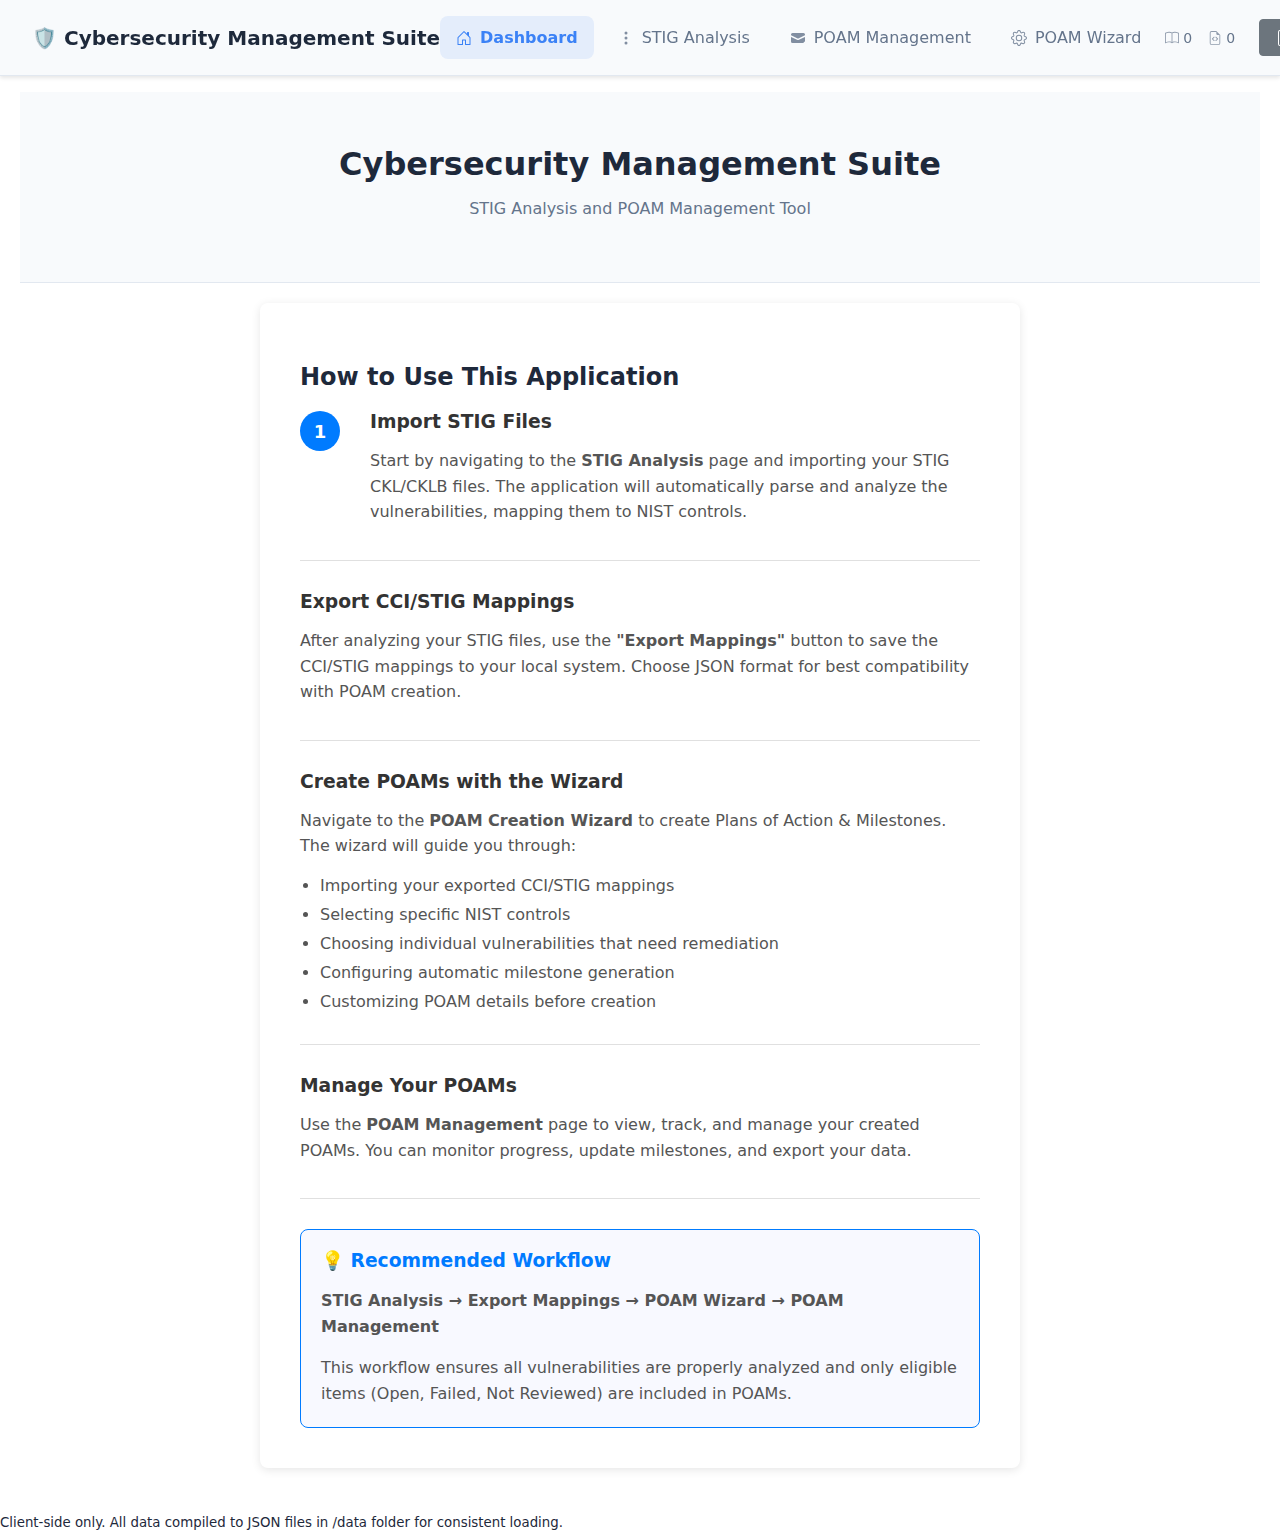
<file: index.html>
<!doctype html>
<html lang="en">
<head>
  <meta charset="utf-8" />
  <title>Cybersecurity Management Suite</title>
  <meta name="viewport" content="width=device-width, initial-scale=1" />
  <link rel="stylesheet" href="styles.css" />
</head>
<body>
  <!-- Navigation will be inserted by navigation.js -->

  <main class="app-main">
    <header class="page-header">
      <div class="header-content">
        <h1>Cybersecurity Management Suite</h1>
        <p>STIG Analysis and POAM Management Tool</p>
      </div>
    </header>

    <section class="instructions">
      <div class="instructions-content">
        <h2>How to Use This Application</h2>

        <div class="instruction-step">
          <div class="step-number">1</div>
          <div class="step-content">
            <h3>Import STIG Files</h3>
            <p>Start by navigating to the <strong>STIG Analysis</strong> page and importing your STIG CKL/CKLB files. The application will automatically parse and analyze the vulnerabilities, mapping them to NIST controls.</p>
          </div>
        </div>

        <div class="instruction-step">
          <div class="step-content">
            <h3>Export CCI/STIG Mappings</h3>
            <p>After analyzing your STIG files, use the <strong>"Export Mappings"</strong> button to save the CCI/STIG mappings to your local system. Choose JSON format for best compatibility with POAM creation.</p>
          </div>
        </div>

        <div class="instruction-step">
          <div class="step-content">
            <h3>Create POAMs with the Wizard</h3>
            <p>Navigate to the <strong>POAM Creation Wizard</strong> to create Plans of Action & Milestones. The wizard will guide you through:</p>
            <ul>
              <li>Importing your exported CCI/STIG mappings</li>
              <li>Selecting specific NIST controls</li>
              <li>Choosing individual vulnerabilities that need remediation</li>
              <li>Configuring automatic milestone generation</li>
              <li>Customizing POAM details before creation</li>
            </ul>
          </div>
        </div>

        <div class="instruction-step">
          <div class="step-content">
            <h3>Manage Your POAMs</h3>
            <p>Use the <strong>POAM Management</strong> page to view, track, and manage your created POAMs. You can monitor progress, update milestones, and export your data.</p>
          </div>
        </div>

        <div class="workflow-note">
          <h3>💡 Recommended Workflow</h3>
          <p><strong>STIG Analysis → Export Mappings → POAM Wizard → POAM Management</strong></p>
          <p>This workflow ensures all vulnerabilities are properly analyzed and only eligible items (Open, Failed, Not Reviewed) are included in POAMs.</p>
        </div>
      </div>
    </section>
  </main>

  <footer class="app-footer">
    <small>Client-side only. All data compiled to JSON files in /data folder for consistent loading.</small>
  </footer>

  <!-- Core Systems (load first) -->
  <script src="scripts/app-state.js"></script>
  <script src="scripts/data-manager.js"></script>
  <script>
    // Debug script loading
    console.log('📦 Scripts loaded - DataManager:', !!window.DataManager, 'AppState:', !!window.AppState);
    if (window.DataManager) {
      console.log('📦 DataManager type:', typeof window.DataManager);
      console.log('📦 DataManager ready method:', typeof window.DataManager.ready);
    }
  </script>
  
  <!-- UI Framework and Components -->
  <link rel="stylesheet" href="components/ui-components.css">
  <script src="components/ui-framework.js"></script>
  <script src="components/icon-library.js"></script>
  <script src="components/ui-components.js"></script>
  
  <!-- Navigation and UI components -->
  <script src="components/navigation.js"></script>
  <script src="components/status-messages.js"></script>
  
  <!-- Application initialization -->
  <script>
    document.addEventListener('DOMContentLoaded', async () => {
      try {
        console.log('🏁 Instructions page loaded');

        // Initialize the application state
        await AppState.initialize();

      } catch (error) {
        console.error('❌ Failed to initialize application:', error);
      }
    });
  </script>
</body>
</html>
</file>
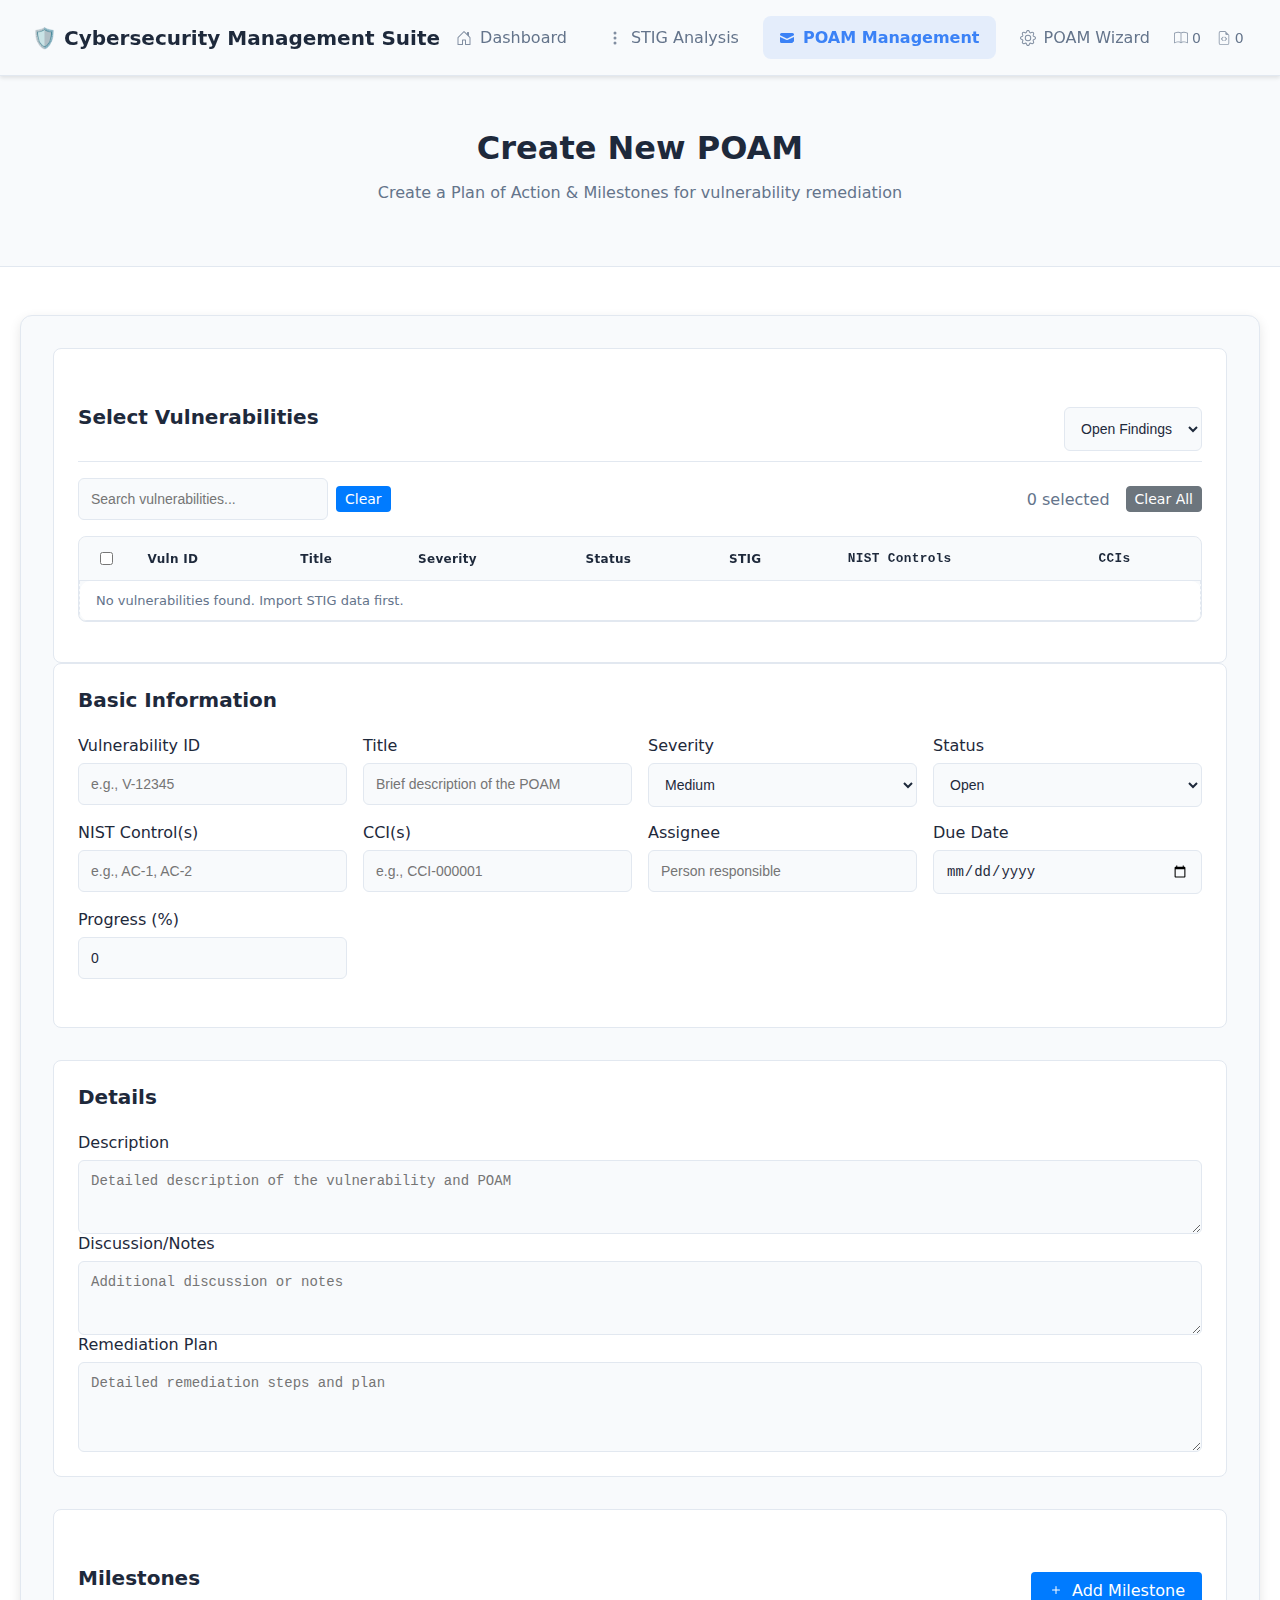
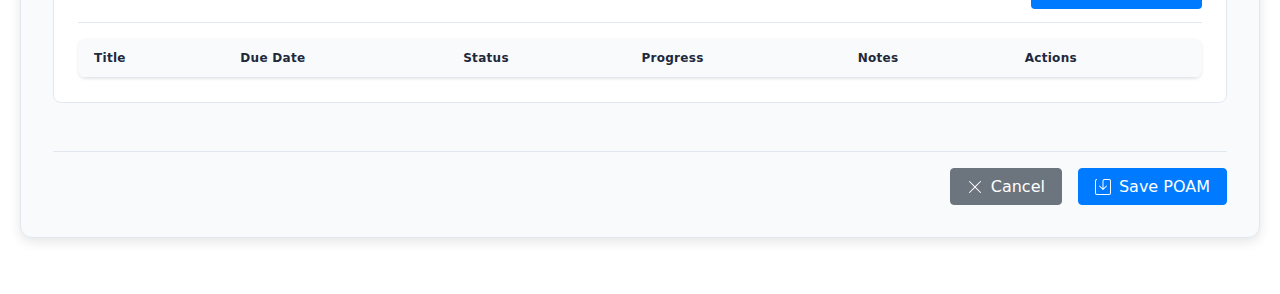
<file: pages/create-poam.html>
<!DOCTYPE html>
<html lang="en">
<head>
  <meta charset="UTF-8" />
  <meta name="viewport" content="width=device-width, initial-scale=1.0"/>
  <title>Create POAM - Cybersecurity Management Suite</title>
  <link rel="stylesheet" href="../styles.css" />
</head>
<body>
  <!-- Navigation will be inserted by navigation.js -->

  <header class="page-header">
    <div class="header-content">
      <h1 id="page-title">Create New POAM</h1>
      <p>Create a Plan of Action & Milestones for vulnerability remediation</p>
    </div>
  </header>

  <main class="app-main">
    <!-- POAM Creation Form -->
    <section class="poam-creation-form">
      <div class="form-container">
        <!-- Vulnerability Selector -->
        <div class="form-section">
          <div class="section-header">
            <h3>Select Vulnerabilities</h3>
            <div class="section-actions">
              <select id="status-filter" class="form-control form-control-sm">
                <option value="open">Open Findings</option>
                <option value="not_reviewed">Not Reviewed</option>
                <option value="failed">Failed</option>
                <option value="all">All Findings</option>
              </select>
            </div>
          </div>

          <div class="vulnerability-selector">
            <div class="selector-controls">
              <div class="search-box">
                <input type="text" id="vuln-search" placeholder="Search vulnerabilities..." class="form-control">
                <button type="button" class="btn btn-outline btn-sm" id="clear-search">Clear</button>
              </div>
              <div class="selection-info">
                <span id="selected-count">0 selected</span>
                <button type="button" class="btn btn-secondary btn-sm" id="clear-selection">Clear All</button>
              </div>
            </div>

            <div class="vulnerabilities-table-container">
              <table class="data-table" id="vulnerabilities-table">
                <thead>
                  <tr>
                    <th width="40"><input type="checkbox" id="select-all"></th>
                    <th>Vuln ID</th>
                    <th>Title</th>
                    <th>Severity</th>
                    <th>Status</th>
                    <th>STIG</th>
                    <th>NIST Controls</th>
                    <th>CCIs</th>
                  </tr>
                </thead>
                <tbody id="vulnerabilities-tbody">
                  <tr>
                    <td colspan="8" class="empty-state">Loading vulnerabilities...</td>
                  </tr>
                </tbody>
              </table>
            </div>
          </div>
        </div>

        <!-- POAM Form -->
        <form id="poam-form" class="poam-form">
          <div class="form-section">
            <h3>Basic Information</h3>
            <div class="form-grid">
              <div class="form-group">
                <label for="poam-vuln-id">Vulnerability ID</label>
                <input id="poam-vuln-id" class="form-control" type="text" placeholder="e.g., V-12345" required />
              </div>
              <div class="form-group">
                <label for="poam-title">Title</label>
                <input id="poam-title" class="form-control" type="text" placeholder="Brief description of the POAM" required />
              </div>
              <div class="form-group">
                <label for="poam-severity">Severity</label>
                <select id="poam-severity" class="form-control" required>
                  <option value="low">Low</option>
                  <option value="medium" selected>Medium</option>
                  <option value="high">High</option>
                </select>
              </div>
              <div class="form-group">
                <label for="poam-status">Status</label>
                <select id="poam-status" class="form-control" required>
                  <option value="open">Open</option>
                  <option value="in-progress">In Progress</option>
                  <option value="pending-validation">Pending Validation</option>
                  <option value="completed">Completed</option>
                </select>
              </div>
              <div class="form-group">
                <label for="poam-nist">NIST Control(s)</label>
                <input id="poam-nist" class="form-control" type="text" placeholder="e.g., AC-1, AC-2" />
              </div>
              <div class="form-group">
                <label for="poam-cci">CCI(s)</label>
                <input id="poam-cci" class="form-control" type="text" placeholder="e.g., CCI-000001" />
              </div>
              <div class="form-group">
                <label for="poam-assignee">Assignee</label>
                <input id="poam-assignee" class="form-control" type="text" placeholder="Person responsible" />
              </div>
              <div class="form-group">
                <label for="poam-due-date">Due Date</label>
                <input id="poam-due-date" class="form-control" type="date" />
              </div>
              <div class="form-group">
                <label for="poam-progress">Progress (%)</label>
                <input id="poam-progress" class="form-control" type="number" min="0" max="100" value="0" />
              </div>
            </div>
          </div>

          <div class="form-section">
            <h3>Details</h3>
            <div class="form-group">
              <label for="poam-description">Description</label>
              <textarea id="poam-description" class="form-control" rows="3" placeholder="Detailed description of the vulnerability and POAM"></textarea>
            </div>
            <div class="form-group">
              <label for="poam-discussion">Discussion/Notes</label>
              <textarea id="poam-discussion" class="form-control" rows="3" placeholder="Additional discussion or notes"></textarea>
            </div>
            <div class="form-group">
              <label for="poam-fix-text">Remediation Plan</label>
              <textarea id="poam-fix-text" class="form-control" rows="4" placeholder="Detailed remediation steps and plan"></textarea>
            </div>
          </div>

          <!-- Embedded Milestones Section -->
          <div class="form-section">
            <div class="section-header">
              <h3>Milestones</h3>
              <button type="button" class="btn btn-outline" id="poam-ms-add-btn">
                <svg width="16" height="16" viewBox="0 0 16 16" fill="currentColor">
                  <path d="M8 4a.5.5 0 0 1 .5.5v3h3a.5.5 0 0 1 0 1h-3v3a.5.5 0 0 1-1 0v-3h-3a.5.5 0 0 1 0-1h3v-3A.5.5 0 0 1 8 4z"/>
                </svg>
                Add Milestone
              </button>
            </div>

            <div id="poam-ms-inline-form" class="milestone-form" style="display:none;">
              <div class="form-grid">
                <div class="form-group">
                  <label for="poam-ms-title">Milestone Title</label>
                  <input id="poam-ms-title" class="form-control" type="text" placeholder="Milestone description" />
                </div>
                <div class="form-group">
                  <label for="poam-ms-due">Due Date</label>
                  <input id="poam-ms-due" class="form-control" type="date" />
                </div>
                <div class="form-group">
                  <label for="poam-ms-status">Status</label>
                  <select id="poam-ms-status" class="form-control">
                    <option value="open">Open</option>
                    <option value="in-progress">In Progress</option>
                    <option value="completed">Completed</option>
                  </select>
                </div>
                <div class="form-group">
                  <label for="poam-ms-progress">Progress (%)</label>
                  <input id="poam-ms-progress" class="form-control" type="number" min="0" max="100" value="0" />
                </div>
                <div class="form-group" style="grid-column: 1 / -1;">
                  <label for="poam-ms-notes">Notes</label>
                  <textarea id="poam-ms-notes" class="form-control" rows="2" placeholder="Additional notes for this milestone"></textarea>
                </div>
                <div class="form-group" style="grid-column: 1 / -1;">
                  <div class="flex items-center gap-2">
                    <button type="button" class="btn btn-primary" id="poam-ms-inline-save">Add Milestone</button>
                    <button type="button" class="btn btn-secondary" id="poam-ms-inline-cancel">Cancel</button>
                  </div>
                </div>
              </div>
            </div>

            <div class="milestones-list">
              <table class="data-table" id="milestones-table">
                <thead>
                  <tr>
                    <th>Title</th>
                    <th>Due Date</th>
                    <th>Status</th>
                    <th>Progress</th>
                    <th>Notes</th>
                    <th>Actions</th>
                  </tr>
                </thead>
                <tbody id="poam-modal-ms-tbody">
                  <!-- Milestones will be added here -->
                </tbody>
              </table>
            </div>
          </div>

          <input type="hidden" id="poam-edit-index" value="-1" />

          <!-- Form Actions -->
          <div class="form-actions">
            <button type="button" class="btn btn-secondary" id="cancel-poam" onclick="window.history.back()">
              <svg width="16" height="16" viewBox="0 0 16 16" fill="currentColor">
                <path d="M2.146 2.854a.5.5 0 1 1 .708-.708L8 7.293l5.146-5.147a.5.5 0 0 1 .708.708L8.707 8l5.147 5.146a.5.5 0 0 1-.708.708L8 8.707l-5.146 5.147a.5.5 0 0 1-.708-.708L7.293 8 2.146 2.854Z"/>
              </svg>
              Cancel
            </button>
            <button type="button" class="btn btn-primary" id="save-poam">
              <svg width="16" height="16" viewBox="0 0 16 16" fill="currentColor">
                <path d="M2 1a1 1 0 0 0-1 1v12a1 1 0 0 0 1 1h12a1 1 0 0 0 1-1V2a1 1 0 0 0-1-1H9.5a1 1 0 0 0-1 1v7.293l2.646-2.647a.5.5 0 0 1 .708.708l-3.5 3.5a.5.5 0 0 1-.708 0l-3.5-3.5a.5.5 0 0 1 .708-.708L7.5 9.293V2a2 2 0 0 1 2-2H14a2 2 0 0 1 2 2v12a2 2 0 0 1-2 2H2a2 2 0 0 1-2-2V2a2 2 0 0 1 2-2h2.5a.5.5 0 0 0 0-1H2z"/>
              </svg>
              Save POAM
            </button>
          </div>
        </form>
      </div>
    </section>
  </main>

  <!-- Core Systems (load first) -->
  <script src="../scripts/app-state.js"></script>
  <!-- Keep DataStore for STIG vulnerability selector -->
  <script src="../scripts/data-store.js"></script>
  <!-- Add DataManager for POAM persistence (same system used by STIG page) -->
  <script src="../scripts/data-manager.js"></script>

  <!-- UI Framework and Components -->
  <link rel="stylesheet" href="../components/ui-components.css">
  <script src="../components/ui-framework.js"></script>
  <script src="../components/icon-library.js"></script>
  <script src="../components/ui-components.js"></script>

  <!-- Navigation and Application-specific UI components -->
  <script src="../components/navigation.js"></script>
  <script src="../components/status-messages.js"></script>

  <!-- POAM Management functionality -->
  <script src="../scripts/poam-manager.js"></script>

  <!-- Application initialization -->
  <script>
    let poamManager;
    let selectedVulnerabilities = new Set();
    let allVulnerabilities = [];

    document.addEventListener('DOMContentLoaded', async () => {
      try {
        // Initialize the application using the new state manager
        await AppState.initialize();

        // Check if we're editing an existing POAM
        const editData = sessionStorage.getItem('editPOAM');
        let isEditing = false;
        let existingPOAM = null;

        if (editData) {
          existingPOAM = JSON.parse(editData);
          isEditing = true;
          sessionStorage.removeItem('editPOAM'); // Clear the data
          
          // Update page title
          const pageTitle = document.getElementById('page-title');
          if (pageTitle) {
            pageTitle.textContent = 'Edit POAM';
          }
        }

        // Initialize POAM manager using the same DataManager used across the app
        const dataManager = AppState.state.dataManager;
        const statusMessages = AppState.getComponent('statusMessages');
        
        if (window.POAMManager) {
          poamManager = new POAMManager(dataManager, statusMessages);
          window.poamManager = poamManager; // Make it globally accessible

          // Initialize the form for creating/editing POAMs
          poamManager.initializeCreateForm();
          
          // Populate form if editing
          if (isEditing && existingPOAM) {
            poamManager.populateEditForm(existingPOAM);
          }
        }

        // Initialize vulnerability selector
        initializeVulnerabilitySelector();

        console.log('POAM Creation Page ready!');
        
      } catch (error) {
        console.error('Failed to initialize POAM creation page:', error);
        // Error handling is managed by AppState
      }
    });

    // Vulnerability selector functionality
    async function initializeVulnerabilitySelector() {
      const tbody = document.getElementById('vulnerabilities-tbody');
      const statusFilter = document.getElementById('status-filter');
      const searchInput = document.getElementById('vuln-search');
      const selectAllCheckbox = document.getElementById('select-all');
      const clearSearchBtn = document.getElementById('clear-search');
      const clearSelectionBtn = document.getElementById('clear-selection');

      if (!tbody || !window.DataStore) {
        console.warn('DataStore or tbody not available');
        return;
      }

      try {
        // Wait for DataStore to be ready
        await window.DataStore.ready();
        console.log('DataStore is ready, loading vulnerabilities');

        // Load vulnerabilities
        const stigRows = await window.DataStore.getAllStigRows();
        console.log('Loaded STIG rows:', stigRows.length);

        allVulnerabilities = stigRows.filter(row =>
          row.status === 'open' ||
          row.status === 'not_reviewed' ||
          row.status === 'failed'
        );

        console.log('Filtered vulnerabilities:', allVulnerabilities.length);

        renderVulnerabilitySelector(allVulnerabilities);

        // Set up event listeners
        if (statusFilter) {
          statusFilter.addEventListener('change', () => {
            filterVulnerabilities();
          });
        }

        if (searchInput) {
          searchInput.addEventListener('input', () => {
            filterVulnerabilities();
          });
        }

        if (clearSearchBtn) {
          clearSearchBtn.addEventListener('click', () => {
            searchInput.value = '';
            filterVulnerabilities();
          });
        }

        if (selectAllCheckbox) {
          selectAllCheckbox.addEventListener('change', () => {
            toggleSelectAll();
          });
        }

        if (clearSelectionBtn) {
          clearSelectionBtn.addEventListener('click', () => {
            clearAllSelections();
          });
        }

        // Track selected vulnerabilities
        tbody.addEventListener('change', (e) => {
          if (e.target.type === 'checkbox' && e.target.id !== 'select-all') {
            handleVulnerabilitySelection(e.target);
          }
        });

      } catch (error) {
        console.error('Failed to initialize vulnerability selector:', error);
        tbody.innerHTML = '<tr><td colspan="8" class="empty-state">Failed to load vulnerabilities. Check console for details.</td></tr>';
      }
    }

    function renderVulnerabilitySelector(vulnerabilities) {
      const tbody = document.getElementById('vulnerabilities-tbody');

      if (vulnerabilities.length === 0) {
        tbody.innerHTML = '<tr><td colspan="8" class="empty-state">No vulnerabilities found. Import STIG data first.</td></tr>';
        return;
      }

      tbody.innerHTML = vulnerabilities.map(vuln => `
        <tr data-vuln-id="${vuln.group_id}">
          <td><input type="checkbox" id="vuln-${vuln.group_id}"></td>
          <td>${vuln.group_id || 'N/A'}</td>
          <td>${vuln.rule_title || 'N/A'}</td>
          <td>
            <span class="badge severity-${(vuln.severity || 'unknown').toLowerCase()}">
              ${(vuln.severity || 'unknown').toUpperCase()}
            </span>
          </td>
          <td>
            <span class="badge status-${(vuln.status || 'unknown').toLowerCase().replace('_', '-')}">
              ${(vuln.status || 'unknown').replace('_', ' ').toUpperCase()}
            </span>
          </td>
          <td>${vuln.stig_name || 'N/A'}</td>
          <td>${(vuln.nistControls || []).join(', ') || 'N/A'}</td>
          <td>${(vuln.ccis || []).join(', ') || 'N/A'}</td>
        </tr>
      `).join('');
    }

    function filterVulnerabilities() {
      const statusFilter = document.getElementById('status-filter');
      const searchInput = document.getElementById('vuln-search');

      const statusValue = statusFilter ? statusFilter.value : 'all';
      const searchTerm = searchInput ? searchInput.value.toLowerCase() : '';

      const filtered = allVulnerabilities.filter(vuln => {
        const matchesStatus = statusValue === 'all' || vuln.status === statusValue;
        const matchesSearch = !searchTerm ||
          vuln.group_id?.toLowerCase().includes(searchTerm) ||
          vuln.rule_title?.toLowerCase().includes(searchTerm) ||
          vuln.stig_name?.toLowerCase().includes(searchTerm);

        return matchesStatus && matchesSearch;
      });

      renderVulnerabilitySelector(filtered);
    }

    function handleVulnerabilitySelection(checkbox) {
      const vulnId = checkbox.id.replace('vuln-', '');
      const vuln = allVulnerabilities.find(v => v.group_id === vulnId);

      if (checkbox.checked) {
        selectedVulnerabilities.add(vuln);
      } else {
        selectedVulnerabilities.forEach(selectedVuln => {
          if (selectedVuln.group_id === vulnId) {
            selectedVulnerabilities.delete(selectedVuln);
          }
        });
      }

      updateSelectedCount();

      // Auto-populate form when vulnerabilities are selected
      if (selectedVulnerabilities.size === 1) {
        const selectedVuln = Array.from(selectedVulnerabilities)[0];
        populateFormFromVulnerability(selectedVuln);
      } else if (selectedVulnerabilities.size === 0) {
        clearForm();
      }
    }

    function populateFormFromVulnerability(vuln) {
      // Populate form fields with vulnerability data
      const fields = {
        'poam-vuln-id': vuln.group_id || '',
        'poam-title': vuln.rule_title || '',
        'poam-severity': vuln.severity || 'medium',
        'poam-nist': (vuln.nistControls || []).join(', '),
        'poam-cci': (vuln.ccis || []).join(', '),
        'poam-description': vuln.discussion || '',
        'poam-discussion': vuln.finding_details || '',
        'poam-fix-text': vuln.fixText || ''
      };

      Object.entries(fields).forEach(([fieldId, value]) => {
        const element = document.getElementById(fieldId);
        if (element) {
          element.value = value;
        }
      });
    }

    function clearForm() {
      const form = document.getElementById('poam-form');
      if (form) {
        form.reset();
      }
    }

    function toggleSelectAll() {
      const selectAllCheckbox = document.getElementById('select-all');
      const checkboxes = document.querySelectorAll('#vulnerabilities-tbody input[type="checkbox"]');

      checkboxes.forEach(checkbox => {
        if (checkbox.id !== 'select-all') {
          checkbox.checked = selectAllCheckbox.checked;
          handleVulnerabilitySelection(checkbox);
        }
      });
    }

    function clearAllSelections() {
      const checkboxes = document.querySelectorAll('#vulnerabilities-tbody input[type="checkbox"]');
      checkboxes.forEach(checkbox => {
        checkbox.checked = false;
      });
      selectedVulnerabilities.clear();
      updateSelectedCount();
      clearForm();
    }

    function updateSelectedCount() {
      const selectedCount = document.getElementById('selected-count');
      if (selectedCount) {
        selectedCount.textContent = `${selectedVulnerabilities.size} selected`;
      }
    }
  </script>
</body>
</html>
</file>
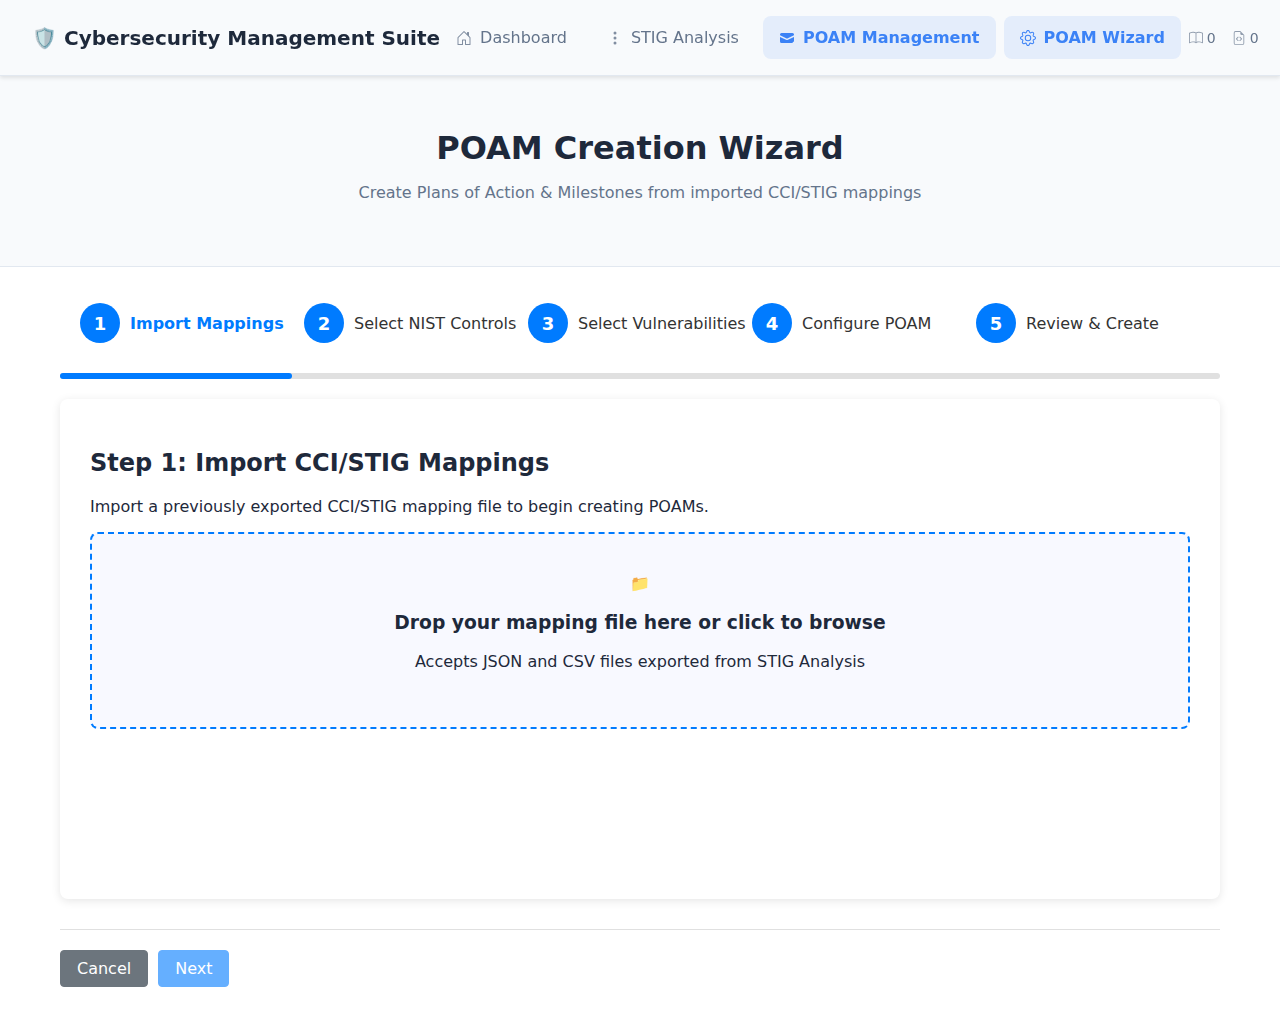
<file: pages/poam-wizard.html>
<!DOCTYPE html>
<html lang="en">
<head>
  <meta charset="UTF-8" />
  <meta name="viewport" content="width=device-width, initial-scale=1.0"/>
  <title>POAM Creation Wizard - Cybersecurity Management Suite</title>
  <link rel="stylesheet" href="../styles.css" />
</head>
<body>
  <!-- Navigation will be inserted by navigation.js -->

  <header class="page-header">
    <div class="header-content">
      <h1>POAM Creation Wizard</h1>
      <p>Create Plans of Action & Milestones from imported CCI/STIG mappings</p>
    </div>
  </header>

  <main class="app-main">
    <div class="wizard-container">
      <!-- Wizard Steps -->
      <div class="wizard-steps">
        <div class="wizard-step active" data-step="1">
          <div class="step-number">1</div>
          <div class="step-title">Import Mappings</div>
        </div>
        <div class="wizard-step" data-step="2">
          <div class="step-number">2</div>
          <div class="step-title">Select NIST Controls</div>
        </div>
        <div class="wizard-step" data-step="3">
          <div class="step-number">3</div>
          <div class="step-title">Select Vulnerabilities</div>
        </div>
        <div class="wizard-step" data-step="4">
          <div class="step-number">4</div>
          <div class="step-title">Configure POAM</div>
        </div>
        <div class="wizard-step" data-step="5">
          <div class="step-number">5</div>
          <div class="step-title">Review & Create</div>
        </div>
      </div>

      <!-- Progress Bar -->
      <div class="progress-bar">
        <div class="progress-fill" style="width: 20%"></div>
      </div>

      <!-- Wizard Content -->
      <div class="wizard-content">
        <!-- Step 1: Import Mappings -->
        <div class="wizard-step-content active" data-step="1">
          <h2>Step 1: Import CCI/STIG Mappings</h2>
          <p>Import a previously exported CCI/STIG mapping file to begin creating POAMs.</p>

          <div class="import-area" id="importArea">
            <div class="import-icon">📁</div>
            <h3>Drop your mapping file here or click to browse</h3>
            <p>Accepts JSON and CSV files exported from STIG Analysis</p>
            <input type="file" id="importFile" accept=".json,.csv" style="display: none;">
          </div>

          <div id="importResults" style="display: none; margin-top: 20px;">
            <div class="summary-section">
              <h4>Import Results</h4>
              <div class="summary-item">
                <span>Total Vulnerabilities:</span>
                <span id="totalVulns">0</span>
              </div>
              <div class="summary-item">
                <span>Eligible for POAM:</span>
                <span id="eligibleVulns">0</span>
              </div>
              <div class="summary-item">
                <span>NIST Controls Found:</span>
                <span id="nistControlsFound">0</span>
              </div>
            </div>
          </div>
        </div>

        <!-- Step 2: Select NIST Controls -->
        <div class="wizard-step-content" data-step="2">
          <h2>Step 2: Select NIST Controls</h2>
          <p>Choose the NIST controls for which you want to create POAMs.</p>

          <div class="form-row">
            <div>
              <button class="btn btn-secondary" id="selectAllControls">Select All</button>
              <button class="btn btn-secondary" id="selectNoneControls">Select None</button>
            </div>
            <div style="text-align: right;">
              <span id="selectedControlsCount">0 controls selected</span>
            </div>
          </div>

          <div class="nist-controls-grid" id="nistControlsGrid">
            <!-- Controls will be populated here -->
          </div>
        </div>

        <!-- Step 3: Select Vulnerabilities -->
        <div class="wizard-step-content" data-step="3">
          <h2>Step 3: Select Vulnerabilities</h2>
          <p>Review and select vulnerabilities that need remediation (Open, Failed, Not Reviewed status only).</p>

          <div id="vulnerabilitySelectionContainer">
            <!-- Vulnerability selection will be populated here -->
          </div>
        </div>

        <!-- Step 4: Configure POAM -->
        <div class="wizard-step-content" data-step="4">
          <h2>Step 4: Configure POAM Details</h2>
          <p>Set up the POAM information and automatically generated milestones.</p>

          <form id="poamConfigForm">
            <div class="poam-form-section">
              <h3>Basic Information</h3>
              <div class="form-row">
                <div class="form-group">
                  <label for="poamTitle">POAM Title</label>
                  <input type="text" id="poamTitle" class="form-control" required>
                </div>
                <div class="form-group">
                  <label for="poamAssignee">Assignee</label>
                  <input type="text" id="poamAssignee" class="form-control">
                </div>
              </div>
              <div class="form-row">
                <div class="form-group">
                  <label for="poamDueDate">Due Date</label>
                  <input type="date" id="poamDueDate" class="form-control">
                </div>
                <div class="form-group">
                  <label for="poamPriority">Priority</label>
                  <select id="poamPriority" class="form-control">
                    <option value="high">High</option>
                    <option value="medium" selected>Medium</option>
                    <option value="low">Low</option>
                  </select>
                </div>
              </div>
              <div class="form-row full-width">
                <div class="form-group">
                  <label for="poamDescription">Description</label>
                  <textarea id="poamDescription" class="form-control" rows="3"></textarea>
                </div>
              </div>
            </div>

            <div class="poam-form-section">
              <h3>Milestone Configuration</h3>
              <div class="form-row">
                <div class="form-group">
                  <label for="milestoneSpacing">Days Between Milestones</label>
                  <input type="number" id="milestoneSpacing" class="form-control" value="2" min="1">
                </div>
                <div class="form-group">
                  <label for="startDate">Milestone Start Date</label>
                  <input type="date" id="startDate" class="form-control">
                </div>
              </div>
              <button type="button" class="btn btn-secondary" id="regenerateMilestones">Regenerate Milestones</button>
            </div>

            <div class="poam-form-section">
              <h3>Generated Milestones</h3>
              <div id="milestonesContainer">
                <!-- Milestones will be generated here -->
              </div>
            </div>
          </form>
        </div>

        <!-- Step 5: Review & Create -->
        <div class="wizard-step-content" data-step="5">
          <h2>Step 5: Review & Create POAM</h2>
          <p>Review your POAM configuration before creating it.</p>

          <div class="summary-section">
            <h4>POAM Summary</h4>
            <div id="poamSummary">
              <!-- Summary will be populated here -->
            </div>
          </div>

          <div class="summary-section">
            <h4>Selected NIST Controls</h4>
            <div id="controlsSummary">
              <!-- Controls summary will be populated here -->
            </div>
          </div>

          <div class="summary-section">
            <h4>Milestones Schedule</h4>
            <div id="milestonesSummary">
              <!-- Milestones summary will be populated here -->
            </div>
          </div>
        </div>
      </div>

      <!-- Wizard Actions -->
      <div class="wizard-actions">
        <button class="btn btn-secondary" id="prevButton" style="display: none;">Previous</button>
        <div>
          <button class="btn btn-secondary" id="cancelButton" onclick="window.history.back()">Cancel</button>
          <button class="btn btn-primary" id="nextButton">Next</button>
          <button class="btn btn-primary" id="createButton" style="display: none;">Create POAM</button>
        </div>
      </div>
    </div>
  </main>

  <!-- Core Systems -->
  <script src="../scripts/app-state.js"></script>
  <script src="../scripts/data-manager.js"></script>
  <script src="../scripts/export-import-manager.js"></script>

  <!-- UI Framework and Components -->
  <link rel="stylesheet" href="../components/ui-components.css">
  <script src="../components/ui-framework.js"></script>
  <script src="../components/navigation.js"></script>
  <script src="../components/status-messages.js"></script>

  <!-- POAM Wizard Script -->
  <script src="../scripts/poam-wizard.js"></script>

  <!-- Application initialization -->
  <script>
    document.addEventListener('DOMContentLoaded', async () => {
      try {
        console.log('🧙‍♂️ Initializing POAM Wizard...');

        // Initialize the application state
        await AppState.initialize();

        // Initialize the POAM wizard
        if (window.POAMWizard) {
          const wizard = new POAMWizard();
          await wizard.initialize();
          window.poamWizard = wizard;
        }

        console.log('✅ POAM Wizard ready!');

      } catch (error) {
        console.error('❌ Failed to initialize POAM wizard:', error);

        // Show user-friendly error
        const errorDiv = document.createElement('div');
        errorDiv.style.cssText = `
          position: fixed; top: 20px; left: 50%; transform: translateX(-50%);
          background: #dc3545; color: white; padding: 15px 20px;
          border-radius: 5px; z-index: 10000; max-width: 500px;
        `;
        errorDiv.innerHTML = `
          <strong>⚠️ Wizard Error</strong><br>
          Failed to initialize POAM wizard. Please refresh the page.<br>
          <small>Error: ${error.message}</small>
        `;
        document.body.appendChild(errorDiv);
      }
    });
  </script>
</body>
</html>
</file>
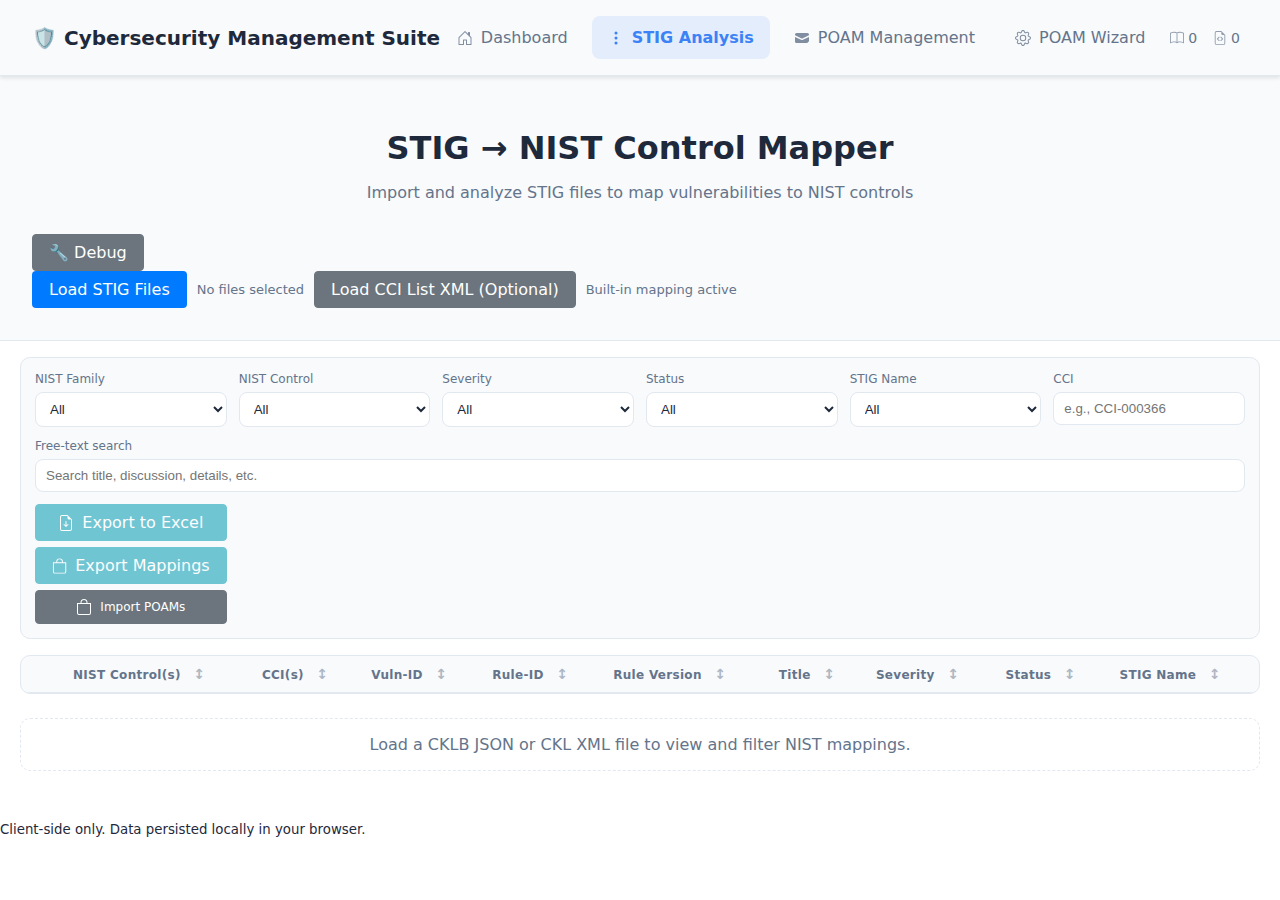
<file: pages/stigs.html>
<!doctype html>
<html lang="en">
<head>
  <meta charset="utf-8" />
  <title>STIG Analysis - Cybersecurity Management Suite</title>
  <meta name="viewport" content="width=device-width, initial-scale=1" />
  <link rel="stylesheet" href="../styles.css" />
</head>
<body>
  <!-- Navigation will be inserted by navigation.js -->

  <header class="page-header">
    <div class="header-content">
      <h1>STIG → NIST Control Mapper</h1>
      <p>Import and analyze STIG files to map vulnerabilities to NIST controls</p>
    </div>
    
    <div class="header-actions">
      <button id="toggle-debug-panel" class="btn btn-secondary" title="Toggle Debug Panel">🔧 Debug</button>
    </div>
    
    <div class="file-loader">
      <label for="cklbFile" class="btn">Load STIG Files</label>
      <input id="cklbFile" type="file" accept=".json,.cklb,.ckl,.xml,application/json,application/xml" multiple />
      <span id="fileName" class="file-name">No files selected</span>
      <div id="fileList" class="file-list" style="display: none;"></div>
      
      <label for="cciFile" class="btn btn-secondary">Load CCI List XML (Optional)</label>
      <input id="cciFile" type="file" accept=".xml,application/xml" />
      <span id="cciFileName" class="file-name">Built-in mapping active</span>
    </div>
  </header>

  <main class="app-main">
    <section class="filters">
      <div class="filter-row">
        <div class="filter">
          <label for="familySelect">NIST Family</label>
          <select id="familySelect">
            <option value="">All</option>
          </select>
        </div>

        <div class="filter">
          <label for="controlSelect">NIST Control</label>
          <select id="controlSelect">
            <option value="">All</option>
          </select>
        </div>

        <div class="filter">
          <label for="severitySelect">Severity</label>
          <select id="severitySelect">
            <option value="">All</option>
            <option value="low">low</option>
            <option value="medium">medium</option>
            <option value="high">high</option>
            <option value="critical">critical</option>
          </select>
        </div>

        <div class="filter">
          <label for="statusSelect">Status</label>
          <select id="statusSelect">
            <option value="">All</option>
            <option value="open">open</option>
            <option value="not_a_finding">not_a_finding</option>
            <option value="not_applicable">not_applicable</option>
            <option value="failed">failed</option>
            <option value="passed">passed</option>
            <option value="not_reviewed">not_reviewed</option>
          </select>
        </div>

        <div class="filter">
          <label for="stigSelect">STIG Name</label>
          <select id="stigSelect">
            <option value="">All</option>
          </select>
        </div>

        <div class="filter">
          <label for="cciInput">CCI</label>
          <input id="cciInput" type="text" placeholder="e.g., CCI-000366" />
        </div>
      </div>

      <div class="filter-row">
        <div class="filter search-filter">
          <label for="searchInput">Free-text search</label>
          <input id="searchInput" type="search" placeholder="Search title, discussion, details, etc." />
        </div>
        <div class="filter">
          <button id="exportBtn" class="btn btn-export" disabled>
            <svg width="16" height="16" viewBox="0 0 16 16" fill="currentColor">
              <path d="M8.5 6.5a.5.5 0 0 0-1 0v3.793L6.354 9.146a.5.5 0 1 0-.708.708l2 2a.5.5 0 0 0 .708 0l2-2a.5.5 0 0 0-.708-.708L8.5 10.293V6.5z"/>
              <path d="M14 14V4.5L9.5 0H4a2 2 0 0 0-2 2v12a2 2 0 0 0 2 2h8a2 2 0 0 0 2-2zM9.5 3A1.5 1.5 0 0 0 11 4.5h2V14a1 1 0 0 1-1 1H4a1 1 0 0 1-1-1V2a1 1 0 0 1 1-1h5.5v2z"/>
            </svg>
            Export to Excel
          </button>
          <button id="exportMappingsBtn" class="btn btn-export" disabled title="Export CCI/STIG mappings for POAM import">
            <svg width="16" height="16" viewBox="0 0 16 16" fill="currentColor">
              <path d="M8 1a2.5 2.5 0 0 1 2.5 2.5V4h-5v-.5A2.5 2.5 0 0 1 8 1zm3.5 3v-.5a3.5 3.5 0 1 0-7 0V4H1v10a2 2 0 0 0 2 2h10a2 2 0 0 0 2-2V4h-3.5zM2 5h12v9a1 1 0 0 1-1 1H3a1 1 0 0 1-1-1V5z"/>
            </svg>
            Export Mappings
          </button>

          <label for="import-poam-file" class="btn btn-secondary" title="Import POAM data from shared file">
            <svg width="16" height="16" viewBox="0 0 16 16" fill="currentColor">
              <path d="M8 1a2.5 2.5 0 0 1 2.5 2.5V4h-5v-.5A2.5 2.5 0 0 1 8 1zm3.5 3v-.5a3.5 3.5 0 1 0-7 0V4H1v10a2 2 0 0 0 2 2h10a2 2 0 0 0 2-2V4h-3.5zM2 5h12v9a1 1 0 0 1-1 1H3a1 1 0 0 1-1-1V5z"/>
            </svg>
            Import POAMs
          </label>
          <input id="import-poam-file" type="file" accept=".json" style="display: none;" onchange="handlePOAMImport(this)">
        </div>
      </div>
    </section>

    <section class="results">
      <div class="table-wrap">
        <table id="resultsTable">
          <thead>
            <tr>
              <th class="expand-col"></th>
              <th data-key="nistControls" class="sortable">
                NIST Control(s)
                <span class="sort-indicator">↕</span>
              </th>
              <th data-key="ccis" class="sortable">
                CCI(s)
                <span class="sort-indicator">↕</span>
              </th>
              <th data-key="group_id" class="sortable">
                Vuln-ID
                <span class="sort-indicator">↕</span>
              </th>
              <th data-key="rule_id" class="sortable">
                Rule-ID
                <span class="sort-indicator">↕</span>
              </th>
              <th data-key="rule_version" class="sortable">
                Rule Version
                <span class="sort-indicator">↕</span>
              </th>
              <th data-key="rule_title" class="sortable">
                Title
                <span class="sort-indicator">↕</span>
              </th>
              <th data-key="severity" class="sortable">
                Severity
                <span class="sort-indicator">↕</span>
              </th>
              <th data-key="status" class="sortable">
                Status
                <span class="sort-indicator">↕</span>
              </th>
              <th data-key="stig_name" class="sortable">
                STIG Name
                <span class="sort-indicator">↕</span>
              </th>
            </tr>
          </thead>
          <tbody></tbody>
        </table>
      </div>
      <div id="emptyState" class="empty-state" hidden>
        Load a CKLB JSON or CKL XML file to view and filter NIST mappings.
      </div>
      <div id="noResultsState" class="empty-state" hidden>
        No results match your filters.
      </div>
    </section>
  </main>

  <footer class="app-footer">
    <small>Client-side only. Data persisted locally in your browser.</small>
  </footer>

  <!-- Debug Panel -->
  <div id="debug-panel" class="debug-panel" style="display: none;">
    <div class="debug-header">
      <h3>🔧 Debug Panel</h3>
      <button id="close-debug-panel" class="btn btn-icon" title="Close Debug Panel">✕</button>
    </div>
    <div class="debug-content">
      <div class="debug-section">
        <button onclick="debugTestInitialization()">Test DataStore Init</button>
        <button onclick="debugSaveTestData()">Save Test Data</button>
        <button onclick="debugLoadData()">Load Data</button>
        <button onclick="debugCheckDatabase()">Check DB</button>
        <button onclick="debugClearData()">Clear Data</button>
      </div>
      <div class="debug-console">
        <h4>Console Output:</h4>
        <div id="debug-console-output" class="console-output"></div>
      </div>
    </div>
  </div>


  <!-- Core Systems (load first) -->
  <script src="../scripts/app-state.js"></script>
  <script src="../scripts/data-manager.js"></script>
  
  <!-- Core functionality modules -->
  <script src="../scripts/importer.js"></script>
  <script src="../scripts/vuln-table.js"></script>
  <script src="../scripts/excel-export.js"></script>
  <script src="../scripts/export-import-manager.js"></script>
  
  <!-- UI Framework and Components -->
  <link rel="stylesheet" href="../components/ui-components.css">
  <script src="../components/ui-framework.js"></script>
  <script src="../components/icon-library.js"></script>
  <script src="../components/ui-components.js"></script>
  <script src="../components/table-component.js"></script>
  <script src="../components/layout-components.js"></script>
  
  <!-- Navigation and Application-specific UI components -->
  <script src="../components/navigation.js"></script>
  <script src="../components/status-messages.js"></script>
  <script src="../components/filter-panel.js"></script>
  <script src="../components/file-loader.js"></script>
  
  <!-- Main application controller -->
  <script src="../scripts/app.js"></script>
  
  <!-- Application initialization -->
  <script>
    // Initialize the STIG analysis page
    document.addEventListener('DOMContentLoaded', async () => {
      try {
        // Initialize the application using the new state manager
        await AppState.initialize();
        
        // Setup STIG-specific functionality
        setupExportMappings();
        setupDebugPanel();
        
        console.log('STIG Analysis Page ready!');
        
      } catch (error) {
        console.error('Failed to initialize STIG analysis page:', error);
        // Error handling is managed by AppState
      }
    });

    // Setup POAM creation functionality

    // Setup export mappings functionality
    function setupExportMappings() {
      const exportMappingsBtn = document.getElementById('exportMappingsBtn');

      if (exportMappingsBtn) {
        exportMappingsBtn.addEventListener('click', async () => {
          try {
            // Check for data availability from multiple sources
            let stigData = null;
            let dataManager = null;

            if (window.app && window.app.state.allRows && window.app.state.allRows.length > 0) {
              stigData = window.app.state.allRows;
              dataManager = AppState?.state?.dataManager;
            } else if (AppState?.state?.dataManager) {
              dataManager = AppState.state.dataManager;
              try {
                stigData = await dataManager.getAllStigRows();
              } catch (error) {
                console.warn('Could not get STIG data from DataManager:', error);
              }
            }

            if (!stigData || stigData.length === 0) {
              alert('No STIG data available to export. Please import STIG files first.');
              return;
            }

            if (!dataManager) {
              alert('Data manager not available. Please ensure the application is fully loaded.');
              return;
            }

            // Show format selection dialog
            const formatChoice = confirm(
              'Choose export format for CCI/STIG mappings:\n\n' +
              'OK = JSON format (recommended for POAM import)\n' +
              'Cancel = CSV format (for spreadsheet analysis)'
            );

            const format = formatChoice ? 'json' : 'csv';
            const exportManager = new ExportImportManager();

            // Show progress
            exportMappingsBtn.disabled = true;
            exportMappingsBtn.innerHTML = 'Exporting...';

            const result = await exportManager.exportCciStigMappings(dataManager, {
              format: format,
              includeMetadata: true,
              includePoams: false
            });

            if (result.success) {
              let message = `Export completed successfully!\n\n`;
              message += `Format: ${result.format.toUpperCase()}\n`;
              message += `File: ${result.filename}\n`;
              message += `Records: ${result.recordCount}\n`;

              if (result.localPath) {
                message += `Saved to: ${result.localPath}\n`;
              }

              message += `\nImport this file in the POAM Management page to create POAMs from these vulnerabilities.`;

              alert(message);

              // Show success message via status messages if available
              if (window.app && window.app.modules && window.app.modules.statusMessages) {
                window.app.modules.statusMessages.showSuccess(
                  `CCI/STIG mappings exported successfully (${result.recordCount} records)`
                );
              }
            }

          } catch (error) {
            console.error('Export mappings failed:', error);
            alert(`Export failed: ${error.message}`);

            if (window.app && window.app.modules && window.app.modules.statusMessages) {
              window.app.modules.statusMessages.showError(`Export failed: ${error.message}`);
            }
          } finally {
            // Restore button
            exportMappingsBtn.disabled = false;
            exportMappingsBtn.innerHTML = `
              <svg width="16" height="16" viewBox="0 0 16 16" fill="currentColor">
                <path d="M8 1a2.5 2.5 0 0 1 2.5 2.5V4h-5v-.5A2.5 2.5 0 0 1 8 1zm3.5 3v-.5a3.5 3.5 0 1 0-7 0V4H1v10a2 2 0 0 0 2 2h10a2 2 0 0 0 2-2V4h-3.5zM2 5h12v9a1 1 0 0 1-1 1H3a1 1 0 0 1-1-1V5z"/>
              </svg>
              Export Mappings
            `;
          }
        });
      }
    }

    // Setup debug panel functionality
    function setupDebugPanel() {
      const toggleBtn = document.getElementById('toggle-debug-panel');
      const closeBtn = document.getElementById('close-debug-panel');
      const debugPanel = document.getElementById('debug-panel');

      if (toggleBtn && debugPanel) {
        toggleBtn.addEventListener('click', () => {
          debugPanel.style.display = debugPanel.style.display === 'none' ? 'block' : 'none';
        });
      }

      if (closeBtn && debugPanel) {
        closeBtn.addEventListener('click', () => {
          debugPanel.style.display = 'none';
        });
      }
    }

    // Debug functions
    async function debugTestInitialization() {
      try {
        if (!window.DataStore) {
          throw new Error('DataStore not loaded');
        }

        await window.DataStore.ready();

        showDebugMessage('✅ DataStore initialized successfully', 'success');
        showDebugMessage(`DataStore ready: ${window.DataStore.isReady}`, 'info');
        showDebugMessage(`Using localStorage fallback: ${window.DataStore.useLocalStorage}`, 'info');
        showDebugMessage(`Database name: ${window.DataStore.dbName}`, 'info');
        showDebugMessage(`Database version: ${window.DataStore.dbVersion}`, 'info');
      } catch (error) {
        showDebugMessage(`❌ Initialization failed: ${error.message}`, 'error');
      }
    }

    async function debugSaveTestData() {
      try {
        showDebugMessage('Saving test data...', 'info');

        // Create test STIG data
        const testData = {
          stigName: 'Debug Test STIG',
          rows: [
            {
              group_id: 'V-DEBUG-001',
              rule_id: 'SV-DEBUG-001r1',
              rule_version: '1.0',
              rule_title: 'Debug Test Rule 1',
              severity: 'high',
              status: 'open',
              stig_name: 'Debug Test STIG',
              nistControls: ['AC-1', 'AC-2'],
              ccis: ['CCI-000001', 'CCI-000002'],
              discussion: 'This is a debug test rule for troubleshooting data persistence.'
            }
          ]
        };

        const saveResult = await window.DataStore.saveStigData(testData, 'debug-test.json', 'application/json');

        showDebugMessage('✅ Test data saved successfully', 'success');
        showDebugMessage(`Record ID: ${saveResult.id}`, 'info');
        showDebugMessage(`File Name: ${saveResult.fileName}`, 'info');
        showDebugMessage(`Row Count: ${saveResult.rowCount}`, 'info');
        showDebugMessage(`Import Date: ${new Date(saveResult.importDate).toLocaleString()}`, 'info');
      } catch (error) {
        showDebugMessage(`❌ Save failed: ${error.message}`, 'error');
      }
    }

    async function debugLoadData() {
      try {
        showDebugMessage('Loading STIG data...', 'info');

        const stigData = await window.DataStore.getAllStigRows();
        const fileMetadata = await window.DataStore.getStigData();

        if (stigData.length === 0) {
          showDebugMessage('ℹ️ No STIG data found in storage', 'info');
          return;
        }

        showDebugMessage(`✅ Loaded ${stigData.length} STIG rows from ${fileMetadata.length} files`, 'success');

        fileMetadata.forEach(file => {
          showDebugMessage(`📁 ${file.fileName} - ${file.rowCount} rows, imported ${new Date(file.importDate).toLocaleString()}`, 'info');
        });

        if (stigData.length > 0) {
          showDebugMessage('📋 Sample data:', 'info');
          showDebugMessage(JSON.stringify(stigData[0], null, 2), 'info');
        }
      } catch (error) {
        showDebugMessage(`❌ Load failed: ${error.message}`, 'error');
      }
    }

    async function debugCheckDatabase() {
      try {
        showDebugMessage('Checking database contents...', 'info');

        const stores = ['stigData', 'poams', 'milestones', 'cciMappings', 'settings'];

        for (const store of stores) {
          try {
            const data = await window.DataStore.read(store);
            showDebugMessage(`${store}: ${data.length} records`, 'info');

            if (data.length > 0 && data.length <= 3) {
              showDebugMessage(JSON.stringify(data, null, 2), 'info');
            } else if (data.length > 3) {
              showDebugMessage(JSON.stringify(data.slice(0, 2), null, 2) + `\n...and ${data.length - 2} more records`, 'info');
            }
          } catch (storeError) {
            showDebugMessage(`${store}: Error - ${storeError.message}`, 'error');
          }
        }
      } catch (error) {
        showDebugMessage(`❌ Database check failed: ${error.message}`, 'error');
      }
    }

    async function debugClearData() {
      try {
        if (!confirm('Are you sure you want to clear ALL data? This cannot be undone.')) {
          return;
        }

        showDebugMessage('Clearing all data...', 'info');

        await window.DataStore.clearAllData();

        showDebugMessage('✅ All data cleared successfully', 'success');
      } catch (error) {
        showDebugMessage(`❌ Clear failed: ${error.message}`, 'error');
      }
    }

    function showDebugMessage(message, type = 'info') {
      const consoleOutput = document.getElementById('debug-console-output');
      if (!consoleOutput) return;

      const messageDiv = document.createElement('div');
      messageDiv.className = `debug-message debug-${type}`;
      messageDiv.textContent = `[${new Date().toLocaleTimeString()}] ${message}`;

      consoleOutput.appendChild(messageDiv);
      consoleOutput.scrollTop = consoleOutput.scrollHeight;
    }




    // Handle POAM import on STIG page
    async function handlePOAMImport(input) {
      try {
        const file = input.files[0];
        if (!file) return;

        if (!file.name.endsWith('.json')) {
          alert('Please select a JSON file exported from this application.');
          input.value = '';
          return;
        }

        // Show loading indicator
        const label = input.previousElementSibling;
        const originalText = label.textContent;
        label.textContent = 'Importing...';

        // Get the data manager
        const dataManager = AppState?.state?.dataManager;
        if (!dataManager) {
          throw new Error('Data manager not available');
        }

        // Read and parse the file
        const fileContent = await file.text();
        const importData = JSON.parse(fileContent);

        // Validate the import data
        if (!dataManager.validateImportData(importData)) {
          throw new Error('Invalid import file format. Please use a file exported from this application.');
        }

        // Show confirmation dialog for merge strategy
        const userChoice = confirm(
          'Choose import strategy:\n\n' +
          'OK = Replace all existing POAM data\n' +
          'Cancel = Merge with existing POAM data\n\n' +
          'Note: This will affect your POAM data, not STIG analysis data.'
        );
        const mergeStrategy = userChoice ? 'replace' : 'merge';

        // Import the data
        await dataManager.importData(importData, mergeStrategy);

        const message = mergeStrategy === 'replace'
          ? 'POAM data imported successfully (replaced existing data)'
          : 'POAM data imported successfully (merged with existing data)';

        alert(message);

        // Show status message if available
        if (AppState?.getComponent && AppState.getComponent('statusMessages')) {
          AppState.getComponent('statusMessages').showSuccess(message);
        }

      } catch (error) {
        console.error('Import failed:', error);
        alert(`Import failed: ${error.message}`);
      } finally {
        // Reset button text and clear input
        const label = input.previousElementSibling;
        if (label) label.textContent = 'Import POAMs';
        input.value = '';
      }
    }

    function showFallbackError(message) {
      const errorDiv = document.createElement('div');
      errorDiv.style.cssText = `
        position: fixed;
        top: 20px;
        left: 50%;
        transform: translateX(-50%);
        background: #dc3545;
        color: white;
        padding: 15px 20px;
        border-radius: 5px;
        z-index: 10000;
        font-family: system-ui, -apple-system, sans-serif;
        box-shadow: 0 4px 12px rgba(0,0,0,0.3);
      `;
      errorDiv.textContent = message;
      document.body.appendChild(errorDiv);

      setTimeout(() => {
        if (errorDiv.parentNode) {
          errorDiv.parentNode.removeChild(errorDiv);
        }
      }, 10000);
    }
  </script>
</body>
</html>
</file>
<file: styles.css>
/* App Loading States */
.app-loading {
  overflow: hidden;
}

.app-loading * {
  transition: none !important;
  animation: none !important;
}

.app-loading body {
  opacity: 0;
  transform: translateY(10px);
}

.app-ready body {
  opacity: 1;
  transform: translateY(0);
  transition: opacity 0.3s ease, transform 0.3s ease;
}

.app-error-message {
  position: fixed;
  top: 0;
  left: 0;
  right: 0;
  bottom: 0;
  background: rgba(0, 0, 0, 0.9);
  display: flex;
  align-items: center;
  justify-content: center;
  z-index: 10000;
}

.error-content {
  background: var(--panel);
  padding: 2rem;
  border-radius: 0.5rem;
  text-align: center;
  max-width: 400px;
  border: 1px solid var(--border);
}

.error-content h3 {
  margin: 0 0 1rem 0;
  color: #ef4444;
}

.error-content p {
  margin: 0 0 1.5rem 0;
  color: var(--muted);
}

/* Smooth transitions for content updates */
.smooth-update {
  transition: opacity 0.3s ease, transform 0.3s ease;
}

.smooth-update.updating {
  opacity: 0.5;
  transform: scale(0.98);
}

/* Loading skeleton styles */
.skeleton {
  background: linear-gradient(90deg, var(--panel) 25%, var(--hover) 50%, var(--panel) 75%);
  background-size: 200% 100%;
  animation: skeleton-loading 1.5s infinite;
}

@keyframes skeleton-loading {
  0% { background-position: 200% 0; }
  100% { background-position: -200% 0; }
}

.skeleton-text {
  height: 1rem;
  border-radius: 0.25rem;
  margin: 0.5rem 0;
}

.skeleton-text.short { width: 60%; }
.skeleton-text.medium { width: 80%; }
.skeleton-text.long { width: 100%; }

:root {
    --bg: #0f1115;
    --panel: #151823;
    --muted: #9aa4b2;
    --text: #e6e6e6;
    --accent: #5aa9e6;
    --accent-2: #8bd3dd;
    --border: #222735;
    --hover: #1b2030;
    --bg-primary: #151823;  /* Added missing variable for modal background */
    
    /* Additional missing variables */
    --bg-secondary: #151823;
    --text-primary: #e6e6e6;
    --text-secondary: #9aa4b2;
    --primary-color: #5aa9e6;
    --border-color: #222735;
  }
  
  [data-theme="light"] {
    --bg: #ffffff;
    --panel: #f8fafc;
    --muted: #64748b;
    --text: #1e293b;
    --accent: #3b82f6;
    --accent-2: #06b6d4;
    --border: #e2e8f0;
    --hover: #f1f5f9;
    --bg-primary: #f8fafc;  /* Added for light theme modal background */
    
    /* Additional missing variables for light theme */
    --bg-secondary: #f8fafc;
    --text-primary: #1e293b;
    --text-secondary: #64748b;
    --primary-color: #3b82f6;
    --border-color: #e2e8f0;
  }
  
  * { box-sizing: border-box; }
  
  html, body {
    margin: 0;
    padding: 0;
    font-family: ui-sans-serif, system-ui, -apple-system, Segoe UI, Roboto, Helvetica, Arial, "Apple Color Emoji", "Segoe UI Emoji";
    background: var(--bg);
    color: var(--text);
  }
  
  .app-header {
    display: flex;
    align-items: center;
    justify-content: space-between;
    padding: 14px 20px;
    background: var(--panel);
    border-bottom: 1px solid var(--border);
    gap: 20px;
  }
  
  .theme-toggle {
    display: flex;
    align-items: center;
    gap: 8px;
  }
  
  .toggle-switch {
    position: relative;
    display: inline-block;
    width: 44px;
    height: 24px;
  }
  
  .toggle-switch input {
    opacity: 0;
    width: 0;
    height: 0;
  }
  
  .toggle-slider {
    position: absolute;
    cursor: pointer;
    top: 0;
    left: 0;
    right: 0;
    bottom: 0;
    background: var(--border);
    transition: 0.3s;
    border-radius: 24px;
  }
  
  .toggle-slider:before {
    position: absolute;
    content: "";
    height: 18px;
    width: 18px;
    left: 3px;
    bottom: 3px;
    background: var(--text);
    transition: 0.3s;
    border-radius: 50%;
  }
  
  input:checked + .toggle-slider {
    background: var(--accent);
  }
  
  input:checked + .toggle-slider:before {
    transform: translateX(20px);
  }
  
  .theme-label {
    font-size: 13px;
    color: var(--muted);
    font-weight: 500;
  }
  
  .app-header h1 {
    font-size: 18px;
    margin: 0;
    font-weight: 600;
    letter-spacing: 0.2px;
  }
  
  .file-loader {
    display: flex;
    align-items: center;
    gap: 10px;
  }
  
  .file-loader input[type="file"] {
    display: none;
  }
  
  /*
   * Unified Button Styles
   * Map legacy .btn classes to the new UI Button design tokens
   * so existing markup inherits the standardized look & feel.
   */
  .btn {
    display: inline-flex;
    align-items: center;
    justify-content: center;
    gap: var(--ui-spacing-sm, 0.5rem);
    padding: var(--ui-spacing-sm, 0.5rem) var(--ui-spacing-md, 1rem);
    border: 1px solid transparent;
    border-radius: var(--ui-radius-md, 0.25rem);
    font-family: var(--ui-font-family, ui-sans-serif, system-ui, -apple-system, Segoe UI, Roboto, Helvetica, Arial);
    font-size: var(--ui-font-size-md, 1rem);
    font-weight: 500;
    cursor: pointer;
    transition: all var(--ui-transition-fast, 150ms ease);
    user-select: none;
    white-space: nowrap;
    background: var(--ui-color-primary, var(--accent));
    color: #fff;
  }

  .btn:hover { filter: brightness(1.05); }
  .btn:focus { outline: 2px solid var(--ui-color-primary, var(--accent)); outline-offset: 2px; }
  .btn:disabled { opacity: 0.6; cursor: not-allowed; pointer-events: none; filter: none; }

  /* Size helpers to mirror UI Button */
  .btn.btn-sm { padding: var(--ui-spacing-xs, 0.25rem) var(--ui-spacing-sm, 0.5rem); font-size: var(--ui-font-size-sm, 0.875rem); }
  .btn.btn-lg { padding: var(--ui-spacing-md, 1rem) var(--ui-spacing-lg, 1.5rem); font-size: var(--ui-font-size-lg, 1.125rem); }

  /* Variants mapped to UI tokens */
  .btn-primary {
    background: var(--ui-color-primary, #007bff);
    border-color: var(--ui-color-primary, #007bff);
    color: #fff;
  }

  .btn-secondary {
    background: var(--ui-color-secondary, #6c757d);
    border-color: var(--ui-color-secondary, #6c757d);
    color: #fff;
  }

  .btn-export {
    background: var(--ui-color-info, #17a2b8);
    border-color: var(--ui-color-info, #17a2b8);
    color: #fff;
  }

  .btn-danger {
    background: var(--ui-color-danger, #dc3545);
    border-color: var(--ui-color-danger, #dc3545);
    color: #fff;
  }

  .btn-warning {
    background: var(--ui-color-warning, #ffc107);
    border-color: var(--ui-color-warning, #ffc107);
    color: var(--ui-color-dark, #343a40);
  }

  .btn-success {
    background: var(--ui-color-success, #28a745);
    border-color: var(--ui-color-success, #28a745);
    color: #fff;
  }
  
  .file-name {
    font-size: 13px;
    color: var(--muted);
  }

  .file-list {
    margin-top: 8px;
    padding: 8px;
    background: var(--hover);
    border-radius: 4px;
    border: 1px solid var(--border);
    max-height: 120px;
    overflow-y: auto;
  }

  .file-item {
    padding: 4px 0;
    font-size: 12px;
    color: var(--muted);
    border-bottom: 1px solid var(--border);
  }

  .file-item:last-child {
    border-bottom: none;
  }
  
  .app-main {
    padding: 16px 20px 24px;
  }
  
  .filters {
    background: var(--panel);
    border: 1px solid var(--border);
    border-radius: 10px;
    padding: 14px;
    display: flex;
    flex-direction: column;
    gap: 12px;
  }
  
  .filter-row {
    display: grid;
    grid-template-columns: repeat(6, minmax(0, 1fr));
    gap: 12px;
  }
  
  .filter {
    display: flex;
    flex-direction: column;
    gap: 6px;
  }
  
  .filter label {
    font-size: 12px;
    color: var(--muted);
  }
  
  .filter select,
  .filter input[type="text"],
  .filter input[type="search"] {
    background: var(--bg);
    color: var(--text);
    border: 1px solid var(--border);
    border-radius: 8px;
    padding: 8px 10px;
    outline: none;
  }
  
  .filter select:hover,
  .filter input:hover {
    background: var(--hover);
  }
  
  .search-filter {
    grid-column: 1 / -1;
  }
  
  .results {
    margin-top: 16px;
  }
  
  .table-wrap {
    width: 100%;
    overflow: auto;
    border: 1px solid var(--border);
    border-radius: 10px;
    background: var(--panel);
  }
  
  table {
    border-collapse: collapse;
    width: 100%;
    min-width: 1000px;
  }
  
  thead th {
    text-align: left;
    font-size: 12px;
    color: var(--muted);
    letter-spacing: 0.3px;
    padding: 10px 12px;
    border-bottom: 1px solid var(--border);
    position: relative;
    user-select: none;
  }

  thead th.sortable {
    cursor: pointer;
    transition: background-color 0.2s ease;
  }

  thead th.sortable:hover {
    background-color: var(--hover);
  }

  .sort-indicator {
    font-size: 12px;
    margin-left: 4px;
    opacity: 0.4;
    transition: opacity 0.2s ease;
  }

  thead th.sortable:hover .sort-indicator {
    opacity: 0.8;
  }
  
  thead th.sort-asc .sort-indicator::before {
    content: '↑';
    color: var(--text);
    font-weight: bold;
  }

  thead th.sort-desc .sort-indicator::before {
    content: '↓';
    color: var(--text);
    font-weight: bold;
  }

  thead th.sort-asc .sort-indicator,
  thead th.sort-desc .sort-indicator {
    opacity: 1;
  }
  
  thead th.sort-asc::after {
    border-bottom-color: var(--accent);
    margin-top: -4px;
  }
  
  thead th.sort-desc::after {
    border-top-color: var(--accent);
    margin-top: 4px;
  }
  
  tbody td {
    padding: 12px;
    font-size: 13px;
    border-bottom: 1px solid var(--border);
    vertical-align: top;
  }
  
  tbody tr:hover {
    background: var(--hover);
  }
  
  .empty-state {
    margin: 24px 0;
    padding: 16px;
    background: var(--bg);
    border: 1px dashed var(--border);
    border-radius: 10px;
    color: var(--muted);
    text-align: center;
  }
  
  .status-message {
    padding: 12px 16px;
    border-radius: 8px;
    margin-bottom: 16px;
    font-size: 14px;
    font-weight: 500;
    animation: slideIn 0.3s ease-out;
  }
  
  .status-message.loading {
    background: color-mix(in srgb, var(--accent) 10%, var(--bg));
    border: 1px solid var(--accent);
    color: var(--accent);
  }
  
  .status-message.success {
    background: color-mix(in srgb, #4ade80 10%, var(--bg));
    border: 1px solid #4ade80;
    color: #4ade80;
  }
  
  .status-message.error {
    background: color-mix(in srgb, #ef4444 10%, var(--bg));
    border: 1px solid #ef4444;
    color: #ef4444;
  }
  
  .expand-col {
    width: 40px;
    text-align: center;
  }

  .expand-btn {
    background: none;
    border: none;
    color: var(--muted);
    cursor: pointer;
    padding: 4px;
    border-radius: 4px;
    display: inline-flex;
    align-items: center;
    justify-content: center;
    transition: all 0.2s ease;
  }

  .expand-btn:hover {
    background: var(--hover);
    color: var(--text);
  }

  .expand-btn.expanded svg {
    transform: rotate(90deg);
  }

  .expand-btn svg {
    transition: transform 0.2s ease;
  }

  .details-row {
    background: var(--panel) !important;
  }

  .details-content {
    padding: 16px 20px;
    border-top: 1px solid var(--border);
  }

  .detail-section {
    margin-bottom: 20px;
  }

  .detail-section:last-child {
    margin-bottom: 0;
  }

  .detail-section h4 {
    margin: 0 0 8px 0;
    font-size: 14px;
    font-weight: 600;
    color: var(--accent);
  }

  .detail-section p {
    margin: 0;
    line-height: 1.5;
    color: var(--text);
  }

  .detail-section pre {
    margin: 0;
    background: var(--bg);
    border: 1px solid var(--border);
    border-radius: 6px;
    padding: 12px;
    font-size: 12px;
    line-height: 1.4;
    white-space: pre-wrap;
    word-wrap: break-word;
    color: var(--text);
    font-family: 'Consolas', 'Monaco', 'Courier New', monospace;
  }

  /* Badge styles for severity and status */
  .badge {
    display: inline-block;
    padding: 4px 8px;
    border-radius: 12px;
    font-size: 11px;
    font-weight: 600;
    text-transform: uppercase;
    letter-spacing: 0.5px;
    border: 1px solid transparent;
  }

  /* Severity badges */
  .badge.critical {
    background: #dc2626;
    color: white;
    border-color: #b91c1c;
  }

  .badge.high {
    background: #ea580c;
    color: white;
    border-color: #c2410c;
  }

  .badge.medium {
    background: #d97706;
    color: white;
    border-color: #b45309;
  }

  .badge.low {
    background: #65a30d;
    color: white;
    border-color: #4d7c0f;
  }

  /* Status badges */
  .badge.open {
    background: #dc2626;
    color: white;
    border-color: #b91c1c;
  }

  .badge.not_a_finding {
    background: #16a34a;
    color: white;
    border-color: #15803d;
  }

  .badge.not_applicable {
    background: #6b7280;
    color: white;
    border-color: #4b5563;
  }

  .badge.failed {
    background: #dc2626;
    color: white;
    border-color: #b91c1c;
  }

  .badge.passed {
    background: #16a34a;
    color: white;
    border-color: #15803d;
  }

  .badge.not_reviewed {
    background: #6366f1;
    color: white;
    border-color: #4f46e5;
  }

  .badge.unknown {
    background: #6b7280;
    color: white;
    border-color: #4b5563;
  }

  /* Light theme adjustments */
  [data-theme="light"] .badge.critical {
    background: #fecaca;
    color: #991b1b;
    border-color: #fca5a5;
  }

  [data-theme="light"] .badge.high {
    background: #fed7aa;
    color: #c2410c;
    border-color: #fdba74;
  }

  [data-theme="light"] .badge.medium {
    background: #fde68a;
    color: #92400e;
    border-color: #fcd34d;
  }

  [data-theme="light"] .badge.low {
    background: #dcfce7;
    color: #166534;
    border-color: #bbf7d0;
  }

  [data-theme="light"] .badge.open {
    background: #fecaca;
    color: #991b1b;
    border-color: #fca5a5;
  }

  [data-theme="light"] .badge.not_a_finding {
    background: #dcfce7;
    color: #166534;
    border-color: #bbf7d0;
  }

  [data-theme="light"] .badge.not_applicable {
    background: #f3f4f6;
    color: #374151;
    border-color: #d1d5db;
  }

  [data-theme="light"] .badge.failed {
    background: #fecaca;
    color: #991b1b;
    border-color: #fca5a5;
  }

  [data-theme="light"] .badge.passed {
    background: #dcfce7;
    color: #166534;
    border-color: #bbf7d0;
  }

  [data-theme="light"] .badge.not_reviewed {
    background: #e0e7ff;
    color: #3730a3;
    border-color: #c7d2fe;
  }

  [data-theme="light"] .badge.unknown {
    background: #f3f4f6;
    color: #374151;
    border-color: #d1d5db;
  }

  @keyframes slideIn {
    from {
      opacity: 0;
      transform: translateY(-10px);
    }
    to {
      opacity: 1;
      transform: translateY(0);
    }
  }
  
  @media (max-width: 1100px) {
    .filter-row {
      grid-template-columns: repeat(2, minmax(0, 1fr));
    }
  }

  /* Enhanced Navigation Styles */
  .app-nav {
    display: flex;
    align-items: center;
    justify-content: space-between;
    padding: 1rem 2rem;
    background: var(--bg-secondary);
    border-bottom: 1px solid var(--border-color);
    position: sticky;
    top: 0;
    z-index: 100;
    box-shadow: 0 2px 4px rgba(0, 0, 0, 0.1);
  }

  .nav-brand {
    flex-shrink: 0;
  }

  .nav-brand-link {
    text-decoration: none;
    color: inherit;
  }

  .nav-brand h1 {
    margin: 0;
    font-size: 1.25rem;
    color: var(--text-primary);
    transition: color 0.2s ease;
  }

  .nav-brand-link:hover h1 {
    color: var(--primary-color);
  }

  .nav-links {
    display: flex;
    gap: 0.5rem;
    flex: 1;
    justify-content: center;
  }

  .nav-link {
    display: flex;
    align-items: center;
    gap: 0.5rem;
    color: var(--text-secondary);
    text-decoration: none;
    padding: 0.75rem 1rem;
    border-radius: 0.5rem;
    transition: all 0.2s ease;
    font-weight: 500;
    white-space: nowrap;
  }

  .nav-link:hover {
    color: var(--text-primary);
    background: var(--bg-hover);
    transform: translateY(-1px);
  }

  .nav-link.active {
    color: var(--primary-color);
    background: color-mix(in srgb, var(--primary-color) 10%, transparent);
    font-weight: 600;
  }

  .nav-icon {
    width: 16px;
    height: 16px;
    opacity: 0.8;
  }

  .nav-link.active .nav-icon {
    opacity: 1;
  }

  .header-actions {
    display: flex;
    align-items: center;
    gap: 1rem;
  }

  .nav-actions {
    display: flex;
    align-items: center;
    gap: 1rem;
    flex-shrink: 0;
  }

  .nav-stats {
    display: flex;
    align-items: center;
    gap: 1rem;
    padding: 0.5rem;
    background: var(--bg-hover);
    border-radius: 0.375rem;
  }

  .nav-stat {
    display: flex;
    align-items: center;
    gap: 0.25rem;
    color: var(--text-secondary);
    font-size: 0.875rem;
    font-weight: 500;
  }

  .nav-stat svg {
    opacity: 0.7;
  }

  .nav-export-btn {
    display: flex;
    align-items: center;
    gap: 0.5rem;
  }

  .nav-menu-toggle {
    display: none;
    cursor: pointer;
    padding: 0.5rem;
    border-radius: 0.375rem;
    color: var(--text-secondary);
    transition: all 0.2s ease;
  }

  .nav-menu-toggle:hover {
    color: var(--text-primary);
    background: var(--bg-hover);
  }

  /* Mobile Navigation */
  @media (max-width: 768px) {
    .app-nav {
      padding: 1rem;
      flex-wrap: wrap;
    }

    .nav-brand h1 {
      font-size: 1rem;
    }

    .nav-links {
      display: none;
      position: absolute;
      top: 100%;
      left: 0;
      right: 0;
      background: var(--bg-secondary);
      border-top: 1px solid var(--border-color);
      flex-direction: column;
      padding: 1rem;
      gap: 0.5rem;
      box-shadow: 0 4px 12px rgba(0, 0, 0, 0.1);
    }

    .nav-links--mobile-open {
      display: flex;
    }

    .nav-link {
      justify-content: flex-start;
      padding: 1rem;
      border-radius: 0.5rem;
    }

    .nav-actions {
      gap: 0.5rem;
    }

    .nav-stats {
      display: none;
    }

    .nav-export-text {
      display: none;
    }

    .nav-menu-toggle {
      display: block;
    }
  }

  @media (max-width: 480px) {
    .app-nav {
      padding: 0.75rem;
    }

    .nav-brand h1 {
      font-size: 0.9rem;
    }

    .nav-actions {
      gap: 0.25rem;
    }

    .theme-label {
      display: none;
    }
  }

  /* Dashboard Styles */
  .dashboard {
    max-width: 1200px;
    margin: 0 auto;
    padding: 2rem;
  }

  .dashboard-header {
    text-align: center;
    margin-bottom: 3rem;
  }

  .dashboard-header h1 {
    font-size: 2.5rem;
    margin-bottom: 0.5rem;
    color: var(--text-primary);
  }

  .dashboard-header p {
    color: var(--text-secondary);
    font-size: 1.125rem;
  }

  .stats-grid {
    display: grid;
    grid-template-columns: repeat(auto-fit, minmax(250px, 1fr));
    gap: 1.5rem;
    margin-bottom: 3rem;
  }

  .stat-card {
    background: var(--bg-secondary);
    border: 1px solid var(--border-color);
    border-radius: 0.5rem;
    padding: 1.5rem;
    display: flex;
    align-items: center;
    gap: 1rem;
    transition: all 0.2s ease;
  }

  .stat-card:hover {
    transform: translateY(-2px);
    box-shadow: 0 4px 12px rgba(0, 0, 0, 0.1);
  }

  .stat-icon {
    font-size: 2rem;
    width: 3rem;
    height: 3rem;
    display: flex;
    align-items: center;
    justify-content: center;
    background: var(--bg-hover);
    border-radius: 0.375rem;
  }

  .stat-content h3 {
    font-size: 2rem;
    margin: 0 0 0.25rem 0;
    color: var(--text-primary);
  }

  .stat-content p {
    margin: 0 0 0.25rem 0;
    color: var(--text-primary);
    font-weight: 500;
  }

  .stat-content small {
    color: var(--text-secondary);
    font-size: 0.875rem;
  }

  .quick-actions {
    margin-bottom: 3rem;
  }

  .quick-actions h2 {
    margin-bottom: 1.5rem;
    color: var(--text-primary);
  }

  .action-grid {
    display: grid;
    grid-template-columns: repeat(auto-fit, minmax(280px, 1fr));
    gap: 1.5rem;
  }

  .action-card {
    background: var(--bg-secondary);
    border: 1px solid var(--border-color);
    border-radius: 0.5rem;
    padding: 1.5rem;
    display: flex;
    align-items: flex-start;
    gap: 1rem;
    text-decoration: none;
    color: inherit;
    transition: all 0.2s ease;
    cursor: pointer;
  }

  .action-card:hover {
    transform: translateY(-2px);
    box-shadow: 0 4px 12px rgba(0, 0, 0, 0.1);
    border-color: var(--primary-color);
  }

  .action-icon {
    font-size: 1.5rem;
    width: 2.5rem;
    height: 2.5rem;
    display: flex;
    align-items: center;
    justify-content: center;
    background: var(--primary-color);
    color: white;
    border-radius: 0.375rem;
    flex-shrink: 0;
  }

  .action-content h3 {
    margin: 0 0 0.5rem 0;
    color: var(--text-primary);
    font-size: 1.125rem;
  }

  .action-content p {
    margin: 0;
    color: var(--text-secondary);
    font-size: 0.875rem;
    line-height: 1.4;
  }

  .recent-activity h2 {
    margin-bottom: 1.5rem;
    color: var(--text-primary);
  }

  .activity-list {
    background: var(--bg-secondary);
    border: 1px solid var(--border-color);
    border-radius: 0.5rem;
    overflow: hidden;
  }

  .activity-item {
    display: flex;
    align-items: flex-start;
    gap: 1rem;
    padding: 1rem 1.5rem;
    border-bottom: 1px solid var(--border-color);
  }

  .activity-item:last-child {
    border-bottom: none;
  }

  .activity-item.empty {
    text-align: center;
    padding: 2rem;
    color: var(--text-secondary);
  }

  .activity-icon {
    font-size: 1.25rem;
    width: 2rem;
    height: 2rem;
    display: flex;
    align-items: center;
    justify-content: center;
    flex-shrink: 0;
  }

  .activity-content p {
    margin: 0 0 0.25rem 0;
    color: var(--text-primary);
  }

  .activity-content small {
    color: var(--text-secondary);
    font-size: 0.75rem;
  }

  .page-header {
    background: var(--bg-secondary);
    border-bottom: 1px solid var(--border-color);
    padding: 2rem;
  }

  .page-header .header-content {
    max-width: 1200px;
    margin: 0 auto;
    text-align: center;
  }

  .page-header h1 {
    font-size: 2rem;
    margin-bottom: 0.5rem;
    color: var(--text-primary);
  }

  .page-header p {
    color: var(--text-secondary);
    margin-bottom: 2rem;
  }

  .select-col {
    width: 40px;
    text-align: center;
  }

  .select-col input[type="checkbox"] {
    cursor: pointer;
  }

  /* POAM-specific styles */
  .poam-tabs {
    display: flex;
    border-bottom: 1px solid var(--border-color);
    margin-bottom: 2rem;
    background: var(--bg-secondary);
    border-radius: 0.5rem 0.5rem 0 0;
  }

  .tab-btn {
    display: flex;
    align-items: center;
    gap: 0.5rem;
    padding: 1rem 1.5rem;
    background: none;
    border: none;
    color: var(--text-secondary);
    cursor: pointer;
    transition: all 0.2s ease;
    font-weight: 500;
    border-radius: 0.5rem 0.5rem 0 0;
  }

  .tab-btn:hover {
    color: var(--text-primary);
    background: var(--bg-hover);
  }

  .tab-btn.active {
    color: var(--primary-color);
    background: var(--bg-primary);
    border-bottom: 2px solid var(--primary-color);
  }

  .tab-btn svg {
    opacity: 0.7;
  }

  .tab-btn.active svg {
    opacity: 1;
  }

  .tab-content {
    display: none;
  }

  .tab-content.active {
    display: block;
  }

  .data-table {
    width: 100%;
    border-collapse: collapse;
    background: var(--bg-secondary);
    border-radius: 0.5rem;
    overflow: hidden;
    box-shadow: 0 1px 3px rgba(0, 0, 0, 0.1);
  }

  .data-table th,
  .data-table td {
    padding: 0.75rem 1rem;
    text-align: left;
    border-bottom: 1px solid var(--border-color);
  }

  .data-table th {
    background: var(--bg-hover);
    font-weight: 600;
    color: var(--text-primary);
    position: sticky;
    top: 0;
    z-index: 10;
  }

  .data-table tbody tr:hover {
    background: var(--bg-hover);
  }

  .data-table .sortable {
    cursor: pointer;
    user-select: none;
  }

  .data-table .sortable:hover {
    background: var(--bg-hover);
  }

  .sort-indicator {
    margin-left: 0.5rem;
    opacity: 0.5;
    font-size: 0.875rem;
  }

  .form-grid {
    display: grid;
    grid-template-columns: repeat(auto-fit, minmax(250px, 1fr));
    gap: 1rem;
    margin-bottom: 1.5rem;
  }

  .form-group {
    display: flex;
    flex-direction: column;
    gap: 0.5rem;
  }

  .form-group label {
    font-weight: 500;
    color: var(--text-primary);
  }

  .form-control {
    padding: 0.75rem;
    border: 1px solid var(--border-color);
    border-radius: 0.375rem;
    background: var(--bg-primary);
    color: var(--text-primary);
    font-size: 0.875rem;
    transition: border-color 0.2s ease;
  }

  .form-control:focus {
    outline: none;
    border-color: var(--primary-color);
    box-shadow: 0 0 0 3px color-mix(in srgb, var(--primary-color) 10%, transparent);
  }

  .btn-icon {
    padding: 0.5rem;
    min-width: auto;
  }

  .section-header {
    display: flex;
    align-items: center;
    justify-content: space-between;
    margin: 2rem 0 1rem 0;
    padding-bottom: 0.5rem;
    border-bottom: 1px solid var(--border-color);
  }

  .section-header h4 {
    margin: 0;
    color: var(--text-primary);
  }

  .subtle-table {
    width: 100%;
    border-collapse: collapse;
    font-size: 0.875rem;
  }

  .subtle-table th,
  .subtle-table td {
    padding: 0.5rem;
    text-align: left;
    border-bottom: 1px solid var(--border-color);
  }

  .subtle-table th {
    background: var(--bg-hover);
    font-weight: 500;
    color: var(--text-secondary);
  }

  /* POAM-specific styles */
  .severity-badge {
    padding: 0.25rem 0.5rem;
    border-radius: 0.25rem;
    font-size: 0.75rem;
    font-weight: 600;
    text-transform: uppercase;
  }

  .severity-critical {
    background: #dc3545;
    color: white;
  }

  .severity-high {
    background: #fd7e14;
    color: white;
  }

  .severity-medium {
    background: #ffc107;
    color: #000;
  }

  .severity-low {
    background: #28a745;
    color: white;
  }

  .status-badge {
    padding: 0.25rem 0.5rem;
    border-radius: 0.25rem;
    font-size: 0.75rem;
    font-weight: 500;
  }

  .status-open {
    background: #e3f2fd;
    color: #1976d2;
  }

  .status-in_progress, .status-in-progress {
    background: #fff3e0;
    color: #f57c00;
  }

  .status-completed {
    background: #e8f5e8;
    color: #2e7d32;
  }

  .status-closed {
    background: #f3e5f5;
    color: #7b1fa2;
  }

  .status-pending {
    background: #fafafa;
    color: #616161;
  }

  .progress-container {
    display: flex;
    align-items: center;
    gap: 8px;
  }

  .progress-bar {
    width: 90px;
    height: 8px;
    background: var(--bg-hover);
    border-radius: 4px;
    margin: 0;
  }

  .progress-fill {
    height: 100%;
    background: var(--accent);
    transition: width 0.3s ease;
  }

  .poam-title {
    font-weight: 500;
    color: var(--text);
    margin-bottom: 0.25rem;
  }

  .milestone-title {
    font-weight: 500;
    color: var(--text);
    margin-bottom: 0.25rem;
  }

  .milestone-count {
    font-size: 0.875rem;
    color: var(--muted);
  }

  .milestone-notes {
    max-width: 200px;
    overflow: hidden;
    text-overflow: ellipsis;
    white-space: nowrap;
    font-size: 0.875rem;
  }

  .action-buttons {
    display: flex;
    gap: 0.5rem;
  }

  .action-buttons .btn {
    padding: 0.25rem 0.5rem;
  }

  .text-muted {
    color: var(--muted);
    font-size: 0.875rem;
  }

  /* Status Messages */
  .status-message {
    position: fixed;
    top: 20px;
    right: 20px;
    max-width: 400px;
    padding: 1rem 1.5rem;
    border-radius: 0.5rem;
    box-shadow: 0 4px 12px rgba(0, 0, 0, 0.15);
    z-index: 1000;
    animation: slideInRight 0.3s ease-out;
    margin-bottom: 0.5rem;
  }

  .status-message.loading {
    background: var(--panel);
    border-left: 4px solid var(--accent);
    color: var(--text);
  }

  .status-message.success {
    background: #d4edda;
    border-left: 4px solid #28a745;
    color: #155724;
  }

  .status-message.error {
    background: #f8d7da;
    border-left: 4px solid #dc3545;
    color: #721c24;
  }

  .status-message.info {
    background: #d1ecf1;
    border-left: 4px solid #17a2b8;
    color: #0c5460;
  }

  .status-message-content {
    display: flex;
    align-items: center;
    gap: 0.75rem;
  }

  .status-message-icon {
    flex-shrink: 0;
  }

  .status-message-text {
    flex: 1;
    font-weight: 500;
  }

  .status-message-close {
    background: none;
    border: none;
    color: inherit;
    cursor: pointer;
    font-size: 1.25rem;
    line-height: 1;
    padding: 0;
    margin-left: 0.5rem;
  }

  .status-message-close:hover {
    opacity: 1;
  }

  @keyframes slideInRight {
    from {
      opacity: 0;
      transform: translateX(100%);
    }
    to {
      opacity: 1;
      transform: translateX(0);
    }
  }

  @keyframes spin {
    from { transform: rotate(0deg); }
    to { transform: rotate(360deg); }
  }

  .spin {
    animation: spin 1s linear infinite;
  }

  /* Dark theme adjustments for status messages */
  [data-theme="dark"] .status-message.success {
    background: #1e4620;
    color: #a3d9a5;
  }

  [data-theme="dark"] .status-message.error {
    background: #4a1e1e;
    color: #f1a7a7;
  }

  [data-theme="dark"] .status-message.info {
    background: #1e3a4a;
    color: #a3d4e1;
  }

  /* Mobile responsive adjustments */
  @media (max-width: 768px) {
    .app-nav {
      flex-direction: column;
      gap: 1rem;
      padding: 1rem;
    }
    
    .nav-links {
      gap: 1rem;
    }
    
    .dashboard {
      padding: 1rem;
    }
    
    .dashboard-header h1 {
      font-size: 2rem;
    }
    
    .stats-grid {
      grid-template-columns: 1fr;
    }
    
    .action-grid {
      grid-template-columns: 1fr;
    }

    .poam-tabs {
      flex-direction: column;
    }

    .tab-btn {
      justify-content: center;
      border-radius: 0;
    }

    .form-grid {
      grid-template-columns: 1fr;
    }

    .data-table {
      font-size: 0.75rem;
    }

    .data-table th,
    .data-table td {
      padding: 0.5rem;
    }
  }

  /* Debug Panel Styles */
.debug-panel {
  position: fixed;
  top: 20px;
  right: 20px;
  width: 400px;
  max-height: 80vh;
  background: var(--bg-secondary);
  border: 1px solid var(--border-color);
  border-radius: 0.5rem;
  box-shadow: 0 10px 25px rgba(0, 0, 0, 0.2);
  z-index: 1000;
  overflow: hidden;
  display: flex;
  flex-direction: column;
}

.debug-header {
  display: flex;
  align-items: center;
  justify-content: space-between;
  padding: 1rem;
  background: var(--bg-hover);
  border-bottom: 1px solid var(--border-color);
}

.debug-header h3 {
  margin: 0;
  font-size: 1rem;
  color: var(--text-primary);
}

.debug-content {
  flex: 1;
  display: flex;
  flex-direction: column;
  overflow: hidden;
}

.debug-section {
  padding: 1rem;
  border-bottom: 1px solid var(--border-color);
}

.debug-section button {
  margin-right: 0.5rem;
  margin-bottom: 0.5rem;
  padding: 0.5rem 1rem;
  font-size: 0.875rem;
}

.debug-console {
  flex: 1;
  display: flex;
  flex-direction: column;
  overflow: hidden;
}

.debug-console h4 {
  margin: 0;
  padding: 0.75rem 1rem;
  background: var(--bg-hover);
  border-bottom: 1px solid var(--border-color);
  font-size: 0.875rem;
  color: var(--text-primary);
}

.console-output {
  flex: 1;
  padding: 0.75rem 1rem;
  overflow-y: auto;
  font-family: 'Consolas', 'Monaco', 'Courier New', monospace;
  font-size: 0.75rem;
  line-height: 1.4;
  background: var(--bg-primary);
  max-height: 300px;
}

.debug-message {
  margin-bottom: 0.5rem;
  padding: 0.25rem 0;
  border-left: 3px solid transparent;
}

.debug-message.debug-success {
  border-left-color: #28a745;
  color: #155724;
}

.debug-message.debug-error {
  border-left-color: #dc3545;
  color: #721c24;
}

.debug-message.debug-info {
  border-left-color: #17a2b8;
  color: #0c5460;
}

.debug-message.debug-warning {
  border-left-color: #ffc107;
  color: #856404;
}

.header-actions {
  display: flex;
  align-items: center;
  gap: 1rem;
}

/* POAM Creation Page Styles */
.poam-creation-form {
  max-width: 1400px;
  margin: 0 auto;
  padding: 2rem 0;
}

.form-container {
  background: var(--panel);
  border: 1px solid var(--border-color);
  border-radius: 0.75rem;
  padding: 2rem;
  box-shadow: 0 4px 12px rgba(0, 0, 0, 0.1);
}

.poam-form {
  display: flex;
  flex-direction: column;
  gap: 2rem;
}

.form-section {
  border: 1px solid var(--border-color);
  border-radius: 0.5rem;
  padding: 1.5rem;
  background: var(--bg);
}

.form-section h3 {
  margin: 0 0 1.5rem 0;
  color: var(--text-primary);
  font-size: 1.25rem;
  font-weight: 600;
}

/* Vulnerability Selector Styles */
.vulnerability-selector {
  margin-bottom: 1rem;
}

.selector-controls {
  display: flex;
  justify-content: space-between;
  align-items: center;
  margin-bottom: 1rem;
  gap: 1rem;
  flex-wrap: wrap;
}

.search-box {
  display: flex;
  gap: 0.5rem;
  align-items: center;
}

.search-box input {
  min-width: 250px;
}

.selection-info {
  display: flex;
  align-items: center;
  gap: 1rem;
  color: var(--text-secondary);
  font-weight: 500;
}

.vulnerabilities-table-container {
  max-height: 400px;
  overflow-y: auto;
  border: 1px solid var(--border-color);
  border-radius: 0.5rem;
}

.vulnerabilities-table-container .data-table {
  margin: 0;
  border: none;
}

.vulnerabilities-table-container .data-table th,
.vulnerabilities-table-container .data-table td {
  white-space: nowrap;
  max-width: 200px;
  overflow: hidden;
  text-overflow: ellipsis;
}

.vulnerabilities-table-container .data-table th:nth-child(3),
.vulnerabilities-table-container .data-table td:nth-child(3) {
  max-width: 300px;
}

.vulnerabilities-table-container .data-table th:nth-child(7),
.vulnerabilities-table-container .data-table td:nth-child(7),
.vulnerabilities-table-container .data-table th:nth-child(8),
.vulnerabilities-table-container .data-table td:nth-child(8) {
  max-width: 150px;
  font-size: 0.8rem;
  font-family: 'Consolas', 'Monaco', monospace;
}

/* Form Actions */
.form-actions {
  display: flex;
  justify-content: flex-end;
  gap: 1rem;
  padding-top: 1rem;
  border-top: 1px solid var(--border-color);
  margin-top: 1rem;
}

/* Milestone Form */
.milestone-form {
  background: var(--panel);
  border: 1px solid var(--border-color);
  border-radius: 0.5rem;
  padding: 1.5rem;
  margin-bottom: 1rem;
}

.milestones-list {
  margin-top: 1rem;
}

.milestones-list .data-table {
  margin-top: 1rem;
}

/* Utility Classes */
.flex {
  display: flex;
}

.items-center {
  align-items: center;
}

.gap-2 {
  gap: 0.5rem;
}

.text-sm {
  font-size: 0.875rem;
}

.section-actions {
  display: flex;
  align-items: center;
  gap: 1rem;
}

/* Milestone Completion Styles */
.milestone-title-container {
  display: flex;
  align-items: center;
  gap: 8px;
}

.milestone-checkbox {
  width: 18px;
  height: 18px;
  cursor: pointer;
}

.milestone-title.completed {
  text-decoration: line-through;
  color: #6c757d;
}

.milestone-completed {
  background-color: #f8f9fa;
  opacity: 0.8;
}

.milestone-completed .status-badge {
  background-color: #28a745;
  color: white;
}

.priority-badge {
  padding: 0.25rem 0.5rem;
  border-radius: 0.25rem;
  font-size: 0.75rem;
  font-weight: 500;
  text-transform: uppercase;
}

.priority-badge.priority-critical {
  background-color: #dc3545;
  color: white;
}

.priority-badge.priority-high {
  background-color: #fd7e14;
  color: white;
}

.priority-badge.priority-medium {
  background-color: #ffc107;
  color: #000;
}

.priority-badge.priority-low {
  background-color: #6c757d;
  color: white;
}

/* Modal Styles */
.modal {
  position: fixed;
  z-index: 1000;
  left: 0;
  top: 0;
  width: 100%;
  height: 100%;
  background-color: rgba(0, 0, 0, 0.5);
  backdrop-filter: blur(3px);
}

.modal-content {
  position: relative;
  background-color: #fff;
  margin: 5% auto;
  padding: 0;
  border-radius: 8px;
  width: 90%;
  max-width: 600px;
  max-height: 90vh;
  overflow-y: auto;
  box-shadow: 0 4px 20px rgba(0, 0, 0, 0.15);
  animation: modalSlideIn 0.3s ease-out;
}

@keyframes modalSlideIn {
  from {
    opacity: 0;
    transform: translateY(-30px);
  }
  to {
    opacity: 1;
    transform: translateY(0);
  }
}

.modal-header {
  display: flex;
  justify-content: space-between;
  align-items: center;
  padding: 1.5rem;
  border-bottom: 1px solid #e9ecef;
  background-color: #f8f9fa;
  border-radius: 8px 8px 0 0;
}

.modal-header h3 {
  margin: 0;
  color: #495057;
}

.modal-close {
  background: none;
  border: none;
  font-size: 1.5rem;
  cursor: pointer;
  color: #6c757d;
  padding: 0;
  width: 30px;
  height: 30px;
  display: flex;
  align-items: center;
  justify-content: center;
  border-radius: 50%;
  transition: all 0.2s ease;
}

.modal-close:hover {
  background-color: #e9ecef;
  color: #495057;
}

.modal-body {
  padding: 1.5rem;
}

.modal-footer {
  display: flex;
  justify-content: flex-end;
  gap: 0.75rem;
  padding: 1rem 1.5rem;
  border-top: 1px solid #e9ecef;
  background-color: #f8f9fa;
  border-radius: 0 0 8px 8px;
}

/* Form styling within modals */
.modal .form-row {
  display: flex;
  gap: 1rem;
  margin-bottom: 1rem;
}

.modal .form-row.full-width {
  display: block;
}

.modal .form-group {
  flex: 1;
  margin-bottom: 0;
}

.modal .form-group label {
  display: block;
  margin-bottom: 0.5rem;
  font-weight: 500;
  color: #495057;
}

.modal .form-control {
  width: 100%;
  padding: 0.5rem;
  border: 1px solid #ced4da;
  border-radius: 4px;
  font-size: 0.9rem;
  transition: border-color 0.15s ease-in-out, box-shadow 0.15s ease-in-out;
}

.modal .form-control:focus {
  outline: none;
  border-color: #007bff;
  box-shadow: 0 0 0 0.2rem rgba(0, 123, 255, 0.25);
}

.modal .text-muted {
  font-size: 0.8rem;
  color: #6c757d;
  margin-top: 0.25rem;
}

/* Responsive modal */
@media (max-width: 768px) {
  .modal-content {
    margin: 2% auto;
    width: 95%;
    max-height: 95vh;
  }

  .modal .form-row {
    flex-direction: column;
    gap: 0.5rem;
  }

  .modal-header,
  .modal-body,
  .modal-footer {
    padding: 1rem;
  }
}

/* Advanced Filtering and Sorting System */
.advanced-filters {
  background: #ffffff;
  border: 1px solid #e9ecef;
  border-radius: 8px;
  margin-bottom: 2rem;
  box-shadow: 0 2px 4px rgba(0, 0, 0, 0.05);
}

.primary-actions {
  display: flex;
  justify-content: space-between;
  align-items: center;
  padding: 1.5rem;
  border-bottom: 1px solid #f1f3f4;
}

.filter-group {
  display: flex;
  align-items: center;
  gap: 0.75rem;
}

.filter-group:first-child {
  gap: 1rem;
}

/* Enhanced Search Container */
.search-container {
  position: relative;
  display: flex;
  align-items: center;
  width: 400px;
  max-width: 400px;
}

.search-container .search-icon {
  position: absolute;
  left: 12px;
  z-index: 2;
  color: #6c757d;
}

.search-container input {
  padding: 0.75rem 2.5rem 0.75rem 2.5rem;
  border: 1px solid #ced4da;
  border-radius: 6px;
  width: 100%;
  font-size: 0.9rem;
  transition: all 0.2s ease;
  background: #fff;
}

.search-container input:focus {
  outline: none;
  border-color: #007bff;
  box-shadow: 0 0 0 0.2rem rgba(0, 123, 255, 0.25);
}

.search-container .btn-clear {
  position: absolute;
  right: 8px;
  background: none;
  border: none;
  padding: 4px;
  cursor: pointer;
  border-radius: 50%;
  color: #6c757d;
  transition: all 0.2s ease;
}

.search-container .btn-clear:hover {
  background: #f8f9fa;
  color: #495057;
}

/* Filter and Sort Buttons */
.filter-btn {
  position: relative;
}

.filter-count {
  position: absolute;
  top: -8px;
  right: -8px;
  background: #dc3545;
  color: white;
  border-radius: 50%;
  padding: 2px 6px;
  font-size: 0.7rem;
  font-weight: 600;
  min-width: 18px;
  text-align: center;
}

/* Advanced Filter Panel */
.advanced-filter-panel {
  padding: 0;
  border-top: 1px solid #e9ecef;
  background: #f8f9fa;
  border-radius: 0 0 8px 8px;
  animation: slideDown 0.3s ease-out;
}

@keyframes slideDown {
  from {
    opacity: 0;
    transform: translateY(-10px);
  }
  to {
    opacity: 1;
    transform: translateY(0);
  }
}

.filter-section {
  padding: 1.5rem;
}

.filter-section h4 {
  margin: 0 0 1.5rem 0;
  color: #495057;
  font-size: 1.1rem;
  font-weight: 600;
}

.filter-controls .filter-row {
  display: flex;
  gap: 1rem;
  margin-bottom: 1rem;
}

.filter-controls .filter-row:last-child {
  margin-bottom: 0;
}

.filter-controls .filter-group {
  flex: 1;
  display: flex;
  flex-direction: column;
  gap: 0.5rem;
}

.filter-controls .filter-group.filter-actions {
  flex-direction: row;
  align-items: flex-end;
  justify-content: flex-end;
  gap: 0.75rem;
}

.filter-controls label {
  font-weight: 500;
  color: #495057;
  font-size: 0.9rem;
}

.filter-select {
  padding: 0.5rem;
  border: 1px solid #ced4da;
  border-radius: 4px;
  font-size: 0.9rem;
  background: white;
  transition: border-color 0.15s ease-in-out;
}

.filter-select:focus {
  outline: none;
  border-color: #007bff;
  box-shadow: 0 0 0 0.2rem rgba(0, 123, 255, 0.25);
}

/* Sort Menu */
.sort-menu {
  position: absolute;
  top: 100%;
  right: 0;
  background: white;
  border: 1px solid #e9ecef;
  border-radius: 6px;
  box-shadow: 0 4px 12px rgba(0, 0, 0, 0.15);
  z-index: 1000;
  min-width: 250px;
  padding: 0.5rem 0;
  animation: fadeInDown 0.2s ease-out;
}

@keyframes fadeInDown {
  from {
    opacity: 0;
    transform: translateY(-10px);
  }
  to {
    opacity: 1;
    transform: translateY(0);
  }
}

.sort-option {
  display: flex;
  justify-content: space-between;
  align-items: center;
  padding: 0.75rem 1rem;
  cursor: pointer;
  transition: background-color 0.2s ease;
  border-bottom: 1px solid #f8f9fa;
}

.sort-option:last-child {
  border-bottom: none;
}

.sort-option:hover {
  background: #f8f9fa;
}

.sort-option.active {
  background: #e3f2fd;
  color: #1976d2;
}

.sort-option.active .sort-indicator::after {
  content: '✓';
  color: #1976d2;
  font-weight: 600;
}

.sort-label {
  font-size: 0.9rem;
  font-weight: 500;
}

/* Active Filters Display */
.active-filters {
  display: flex;
  align-items: center;
  gap: 1rem;
  padding: 1rem 1.5rem;
  background: #e3f2fd;
  border-top: 1px solid #bbdefb;
  border-radius: 0 0 8px 8px;
}

.active-filters-label {
  font-weight: 600;
  color: #1565c0;
  font-size: 0.9rem;
}

.filter-tags {
  display: flex;
  flex-wrap: wrap;
  gap: 0.5rem;
  flex: 1;
}

.filter-tag {
  display: inline-flex;
  align-items: center;
  gap: 0.5rem;
  padding: 0.25rem 0.75rem;
  background: #1976d2;
  color: white;
  border-radius: 20px;
  font-size: 0.8rem;
  font-weight: 500;
}

.filter-tag .remove-filter {
  background: none;
  border: none;
  color: white;
  cursor: pointer;
  padding: 0;
  margin-left: 0.25rem;
  font-size: 1rem;
  line-height: 1;
}

.filter-tag .remove-filter:hover {
  color: #ffeb3b;
}

.btn-link {
  background: none;
  border: none;
  color: #1976d2;
  cursor: pointer;
  font-size: 0.9rem;
  font-weight: 500;
  text-decoration: underline;
  padding: 0;
}

.btn-link:hover {
  color: #1565c0;
}

/* Enhanced Table Headers with Sort Indicators */
.data-table th.sortable {
  cursor: pointer;
  user-select: none;
  position: relative;
  transition: background-color 0.2s ease;
}

.data-table th.sortable:hover {
  background: #f8f9fa;
}

.data-table th.sorted {
  background: #e3f2fd;
  color: #1976d2;
}

.data-table th .sort-indicator {
  margin-left: 0.5rem;
  opacity: 0.5;
  transition: opacity 0.2s ease;
}

.data-table th.sorted .sort-indicator {
  opacity: 1;
}

.data-table th.sorted.asc .sort-indicator::before {
  content: '↑';
}

.data-table th.sorted.desc .sort-indicator::before {
  content: '↓';
}

/* Results Summary */
.results-summary {
  display: flex;
  justify-content: space-between;
  align-items: center;
  padding: 1rem 0;
  border-bottom: 1px solid #e9ecef;
  margin-bottom: 1rem;
}

.results-count {
  font-size: 0.9rem;
  color: #6c757d;
}

.results-count strong {
  color: #495057;
  font-weight: 600;
}

/* Responsive Design */
@media (max-width: 1200px) {
  .search-container {
    width: 300px;
    max-width: 300px;
  }
}

@media (max-width: 768px) {
  .primary-actions {
    flex-direction: column;
    gap: 1rem;
    align-items: stretch;
  }

  .filter-group {
    justify-content: center;
  }

  .search-container {
    width: 100%;
    max-width: none;
  }

  .filter-controls .filter-row {
    flex-direction: column;
    gap: 1rem;
  }

  .filter-controls .filter-group.filter-actions {
    flex-direction: row;
    justify-content: stretch;
  }

  .filter-controls .filter-group.filter-actions .btn {
    flex: 1;
  }

  .active-filters {
    flex-direction: column;
    align-items: flex-start;
    gap: 0.75rem;
  }
}

/* Mobile responsive for vulnerability selector */
@media (max-width: 768px) {
  .vulnerabilities-table-container {
    max-height: 300px;
  }

  .vulnerabilities-table-container .data-table th,
  .vulnerabilities-table-container .data-table td {
    padding: 0.5rem;
    font-size: 0.8rem;
  }

  .selector-controls {
    flex-direction: column;
    align-items: stretch;
  }

  .search-box {
    flex-direction: column;
    align-items: stretch;
  }

  .search-box input {
    min-width: auto;
  }

  .milestone-title-container {
    flex-direction: column;
    align-items: flex-start;
    gap: 4px;
  }
}

/* ===== POAM WIZARD STYLES ===== */
.wizard-container {
  max-width: 1200px;
  margin: 0 auto;
  padding: 20px;
}

.wizard-steps {
  display: flex;
  justify-content: space-between;
  margin-bottom: 30px;
  padding: 0 20px;
}

.wizard-step {
  display: flex;
  align-items: center;
  flex: 1;
  position: relative;
}


.step-number {
  width: 30px;
  height: 30px;
  border-radius: 50%;
  background: #e0e0e0;
  color: #666;
  display: flex;
  align-items: center;
  justify-content: center;
  font-weight: bold;
  margin-right: 10px;
  position: relative;
  z-index: 2;
}

.wizard-step.completed .step-number {
  background: #28a745;
  color: white;
}

.wizard-step.active .step-number {
  background: #007bff;
  color: white;
}

.step-title {
  font-weight: 500;
  color: #333;
}

.wizard-step.completed .step-title {
  color: #28a745;
}

.wizard-step.active .step-title {
  color: #007bff;
  font-weight: 600;
}

.wizard-content {
  background: white;
  border-radius: 8px;
  padding: 30px;
  box-shadow: 0 2px 10px rgba(0,0,0,0.1);
  min-height: 500px;
}

.wizard-step-content {
  display: none;
}

.wizard-step-content.active {
  display: block;
}

.wizard-actions {
  display: flex;
  justify-content: space-between;
  align-items: center;
  margin-top: 30px;
  padding-top: 20px;
  border-top: 1px solid #e0e0e0;
}

.wizard-actions > div {
  display: flex;
  gap: 10px;
  align-items: center;
}

.nist-controls-grid {
  display: grid;
  grid-template-columns: repeat(auto-fill, minmax(200px, 1fr));
  gap: 15px;
  margin-top: 20px;
}

.control-card {
  border: 2px solid #e0e0e0;
  border-radius: 8px;
  padding: 15px;
  cursor: pointer;
  transition: all 0.3s ease;
  background: white;
}

.control-card:hover {
  border-color: #007bff;
  box-shadow: 0 2px 8px rgba(0,123,255,0.2);
}

.control-card.selected {
  border-color: #007bff;
  background: #f8f9ff;
}

.control-header {
  display: flex;
  align-items: center;
  margin-bottom: 10px;
}

.control-checkbox {
  margin-right: 10px;
}

.control-name {
  font-weight: 600;
  color: #333;
}

.control-family {
  font-size: 0.9em;
  color: #666;
  margin-bottom: 5px;
}

.control-vuln-count {
  font-size: 0.9em;
  color: #007bff;
  font-weight: 500;
}

.vulnerabilities-table {
  margin-top: 20px;
}

.vulnerability-row {
  border: 1px solid #e0e0e0;
  border-radius: 5px;
  margin-bottom: 10px;
  padding: 15px;
  background: white;
}

.vulnerability-row.selected {
  border-color: #007bff;
  background: #f8f9ff;
}

.vulnerability-header {
  display: flex;
  align-items: center;
  margin-bottom: 10px;
}

.vulnerability-checkbox {
  margin-right: 15px;
}

.vulnerability-id {
  font-weight: 600;
  color: #333;
  margin-right: 15px;
}

.vulnerability-title {
  flex: 1;
  color: #333;
}

.vulnerability-severity {
  padding: 4px 8px;
  border-radius: 4px;
  font-size: 0.8em;
  font-weight: 500;
  text-transform: uppercase;
}

.severity-high {
  background: #fff5f5;
  color: #c53030;
  border: 1px solid #fed7d7;
}

.severity-medium {
  background: #fffbeb;
  color: #d69e2e;
  border: 1px solid #feebc8;
}

.severity-low {
  background: #f0fff4;
  color: #38a169;
  border: 1px solid #c6f6d5;
}

.vulnerability-details {
  font-size: 0.9em;
  color: #666;
  margin-top: 10px;
}

.poam-form-section {
  margin-bottom: 30px;
  padding: 20px;
  border: 1px solid #e0e0e0;
  border-radius: 8px;
  background: #fafafa;
}

.poam-form-section h3 {
  margin-top: 0;
  color: #333;
  border-bottom: 2px solid #007bff;
  padding-bottom: 10px;
}

.form-row {
  display: grid;
  grid-template-columns: 1fr 1fr;
  gap: 20px;
  margin-bottom: 20px;
}

.form-row.full-width {
  grid-template-columns: 1fr;
}

.milestone-item {
  border: 1px solid #e0e0e0;
  border-radius: 5px;
  padding: 15px;
  margin-bottom: 15px;
  background: white;
}

.milestone-header {
  display: flex;
  justify-content: space-between;
  align-items: center;
  margin-bottom: 10px;
}

.milestone-title {
  font-weight: 600;
  flex: 1;
}

.milestone-remove {
  background: #dc3545;
  color: white;
  border: none;
  border-radius: 3px;
  padding: 5px 10px;
  cursor: pointer;
}

.progress-bar {
  width: 100%;
  height: 6px;
  background: #e0e0e0;
  border-radius: 3px;
  margin: 20px 0;
}

.progress-fill {
  height: 100%;
  background: #007bff;
  border-radius: 3px;
  transition: width 0.3s ease;
}

.import-area {
  border: 2px dashed #007bff;
  border-radius: 8px;
  padding: 40px;
  text-align: center;
  background: #f8f9ff;
  cursor: pointer;
  transition: all 0.3s ease;
}

.import-area:hover {
  border-color: #0056b3;
  background: #e6f3ff;
}

.import-area.dragover {
  border-color: #28a745;
  background: #f0fff4;
}

.summary-section {
  background: #f8f9fa;
  border-radius: 8px;
  padding: 20px;
  margin-bottom: 20px;
}

.summary-item {
  display: flex;
  justify-content: space-between;
  margin-bottom: 10px;
  padding-bottom: 10px;
  border-bottom: 1px solid #e0e0e0;
}

.summary-item:last-child {
  border-bottom: none;
  margin-bottom: 0;
}

/* ===== INSTRUCTIONS PAGE STYLES ===== */
.instructions {
  max-width: 800px;
  margin: 0 auto;
  padding: 20px;
}

.instructions-content {
  background: white;
  border-radius: 8px;
  padding: 40px;
  box-shadow: 0 2px 10px rgba(0,0,0,0.1);
}

.instruction-step {
  display: flex;
  gap: 20px;
  margin-bottom: 30px;
  padding-bottom: 20px;
  border-bottom: 1px solid #e0e0e0;
}

.instruction-step:last-child {
  border-bottom: none;
  margin-bottom: 0;
}

.step-number {
  width: 40px;
  height: 40px;
  border-radius: 50%;
  background: #007bff;
  color: white;
  display: flex;
  align-items: center;
  justify-content: center;
  font-weight: bold;
  font-size: 18px;
  flex-shrink: 0;
}

.step-content h3 {
  margin-top: 0;
  color: #333;
  margin-bottom: 10px;
}

.step-content p {
  margin-bottom: 15px;
  line-height: 1.6;
  color: #555;
}

.step-content ul {
  margin: 10px 0;
  padding-left: 20px;
}

.step-content li {
  margin-bottom: 5px;
  line-height: 1.5;
  color: #555;
}

.workflow-note {
  background: #f8f9ff;
  border: 1px solid #007bff;
  border-radius: 8px;
  padding: 20px;
  margin-top: 30px;
}

.workflow-note h3 {
  margin-top: 0;
  color: #007bff;
  margin-bottom: 15px;
}

.workflow-note p {
  margin-bottom: 10px;
  line-height: 1.6;
  color: #555;
}

.workflow-note p:last-child {
  margin-bottom: 0;
}
/* Export/Import functionality styles */

.export-import-group {
    position: relative;
    display: inline-flex;
    gap: 8px;
}

.dropdown-menu {
    position: absolute;
    top: 100%;
    left: 0;
    background: white;
    border: 1px solid #ddd;
    border-radius: 4px;
    box-shadow: 0 2px 8px rgba(0,0,0,0.1);
    z-index: 1000;
    min-width: 240px;
    padding: 4px 0;
    margin-top: 2px;
}

.dropdown-item {
    display: block;
    width: 100%;
    padding: 10px 16px;
    border: none;
    background: none;
    text-align: left;
    cursor: pointer;
    color: #333;
    line-height: 1.4;
    font-size: 14px;
}

.dropdown-item:hover {
    background-color: #f5f5f5;
}

.dropdown-item small {
    display: block;
    color: #666;
    font-size: 0.8em;
    margin-top: 3px;
    font-weight: normal;
}

.dropdown-arrow {
    margin-left: 4px;
    font-size: 10px;
    vertical-align: middle;
}

.btn.btn-secondary {
    background-color: #6c757d;
    border-color: #6c757d;
    color: white;
}

.btn.btn-secondary:hover {
    background-color: #5a6268;
    border-color: #545b62;
}
</file>
<file: components/ui-components.css>
/* UI Components Styles - Complete styling for all UI components */

/* CSS Custom Properties for Theming */
:root {
  --ui-color-primary: #007bff;
  --ui-color-secondary: #6c757d;
  --ui-color-success: #28a745;
  --ui-color-danger: #dc3545;
  --ui-color-warning: #ffc107;
  --ui-color-info: #17a2b8;
  --ui-color-light: #f8f9fa;
  --ui-color-dark: #343a40;
  --ui-color-white: #ffffff;
  --ui-color-black: #000000;
  --ui-spacing-xs: 0.25rem;
  --ui-spacing-sm: 0.5rem;
  --ui-spacing-md: 1rem;
  --ui-spacing-lg: 1.5rem;
  --ui-spacing-xl: 2rem;
  --ui-radius-sm: 0.125rem;
  --ui-radius-md: 0.25rem;
  --ui-radius-lg: 0.5rem;
  --ui-shadow-sm: 0 1px 2px 0 rgba(0, 0, 0, 0.05);
  --ui-shadow-md: 0 4px 6px -1px rgba(0, 0, 0, 0.1);
  --ui-shadow-lg: 0 10px 15px -3px rgba(0, 0, 0, 0.1);
  --ui-font-family: system-ui, -apple-system, "Segoe UI", Roboto, sans-serif;
  --ui-font-size-xs: 0.75rem;
  --ui-font-size-sm: 0.875rem;
  --ui-font-size-md: 1rem;
  --ui-font-size-lg: 1.125rem;
  --ui-transition-fast: 150ms ease;
  --ui-transition-normal: 250ms ease;
}

[data-theme="dark"] {
  --ui-color-primary: #0d6efd;
  --ui-color-light: #212529;
  --ui-color-dark: #f8f9fa;
  --ui-color-white: #121212;
  --ui-color-black: #ffffff;
}

/* Button Component */
.ui-button {
  display: inline-flex;
  align-items: center;
  justify-content: center;
  gap: var(--ui-spacing-sm);
  padding: var(--ui-spacing-sm) var(--ui-spacing-md);
  border: 1px solid transparent;
  border-radius: var(--ui-radius-md);
  font-family: var(--ui-font-family);
  font-size: var(--ui-font-size-md);
  font-weight: 500;
  cursor: pointer;
  transition: all var(--ui-transition-fast);
  user-select: none;
  white-space: nowrap;
}

.ui-button:focus { outline: 2px solid var(--ui-color-primary); outline-offset: 2px; }
.ui-button:disabled { opacity: 0.6; cursor: not-allowed; pointer-events: none; }
.ui-button--sm { padding: var(--ui-spacing-xs) var(--ui-spacing-sm); font-size: var(--ui-font-size-sm); }
.ui-button--lg { padding: var(--ui-spacing-md) var(--ui-spacing-lg); font-size: var(--ui-font-size-lg); }

.ui-button--primary { background: var(--ui-color-primary); border-color: var(--ui-color-primary); color: white; }
.ui-button--secondary { background: var(--ui-color-secondary); border-color: var(--ui-color-secondary); color: white; }
.ui-button--success { background: var(--ui-color-success); border-color: var(--ui-color-success); color: white; }
.ui-button--danger { background: var(--ui-color-danger); border-color: var(--ui-color-danger); color: white; }
.ui-button--warning { background: var(--ui-color-warning); border-color: var(--ui-color-warning); color: var(--ui-color-dark); }

.ui-button--full-width { width: 100%; }
.ui-button--loading { pointer-events: none; }
.ui-button__spinner { animation: ui-spin 1s linear infinite; }

@keyframes ui-spin { from { transform: rotate(0deg); } to { transform: rotate(360deg); } }

/* Card Component */
.ui-card {
  background: var(--ui-color-white);
  border-radius: var(--ui-radius-lg);
  overflow: hidden;
  transition: all var(--ui-transition-normal);
}

.ui-card--default { border: 1px solid rgba(0,0,0,0.1); }
.ui-card--outlined { border: 2px solid rgba(0,0,0,0.2); }
.ui-card--elevated { box-shadow: var(--ui-shadow-lg); border: none; }
.ui-card--elevated:hover { box-shadow: var(--ui-shadow-lg); transform: translateY(-2px); }

.ui-card__header {
  padding: var(--ui-spacing-md);
  border-bottom: 1px solid rgba(0,0,0,0.1);
  font-weight: 600;
  background: rgba(0,0,0,0.02);
}

.ui-card__content { padding: var(--ui-spacing-md); }
.ui-card--padding-sm .ui-card__content { padding: var(--ui-spacing-sm); }
.ui-card--padding-lg .ui-card__content { padding: var(--ui-spacing-lg); }

.ui-card__footer {
  padding: var(--ui-spacing-md);
  border-top: 1px solid rgba(0,0,0,0.1);
  background: rgba(0,0,0,0.02);
}

/* Alert Component */
.ui-alert {
  display: flex;
  align-items: flex-start;
  gap: var(--ui-spacing-sm);
  padding: var(--ui-spacing-md);
  border-radius: var(--ui-radius-md);
  border: 1px solid transparent;
}

.ui-alert--success { background: rgba(40,167,69,0.1); border-color: rgba(40,167,69,0.3); color: #155724; }
.ui-alert--info { background: rgba(23,162,184,0.1); border-color: rgba(23,162,184,0.3); color: #0c5460; }
.ui-alert--warning { background: rgba(255,193,7,0.1); border-color: rgba(255,193,7,0.3); color: #856404; }
.ui-alert--danger { background: rgba(220,53,69,0.1); border-color: rgba(220,53,69,0.3); color: #721c24; }

.ui-alert__icon { flex-shrink: 0; margin-top: 2px; }
.ui-alert__content { flex: 1; min-width: 0; }
.ui-alert__title { font-weight: 600; margin-bottom: var(--ui-spacing-xs); }

.ui-alert__dismiss {
  background: none;
  border: none;
  padding: var(--ui-spacing-xs);
  cursor: pointer;
  border-radius: var(--ui-radius-sm);
  color: inherit;
  opacity: 0.7;
  transition: opacity var(--ui-transition-fast);
}

.ui-alert__dismiss:hover { opacity: 1; }

/* Dialog Component */
.ui-dialog-backdrop {
  position: fixed;
  top: 0;
  left: 0;
  right: 0;
  bottom: 0;
  background: rgba(0,0,0,0.5);
  display: flex;
  align-items: center;
  justify-content: center;
  z-index: 1000;
  padding: var(--ui-spacing-md);
}

.ui-dialog {
  background: var(--ui-color-white);
  border-radius: var(--ui-radius-lg);
  box-shadow: var(--ui-shadow-lg);
  max-height: 90vh;
  overflow: hidden;
  display: flex;
  flex-direction: column;
}

.ui-dialog--sm { width: 100%; max-width: 400px; }
.ui-dialog--md { width: 100%; max-width: 600px; }
.ui-dialog--lg { width: 100%; max-width: 800px; }

.ui-dialog__header {
  display: flex;
  align-items: center;
  justify-content: space-between;
  padding: var(--ui-spacing-lg);
  border-bottom: 1px solid rgba(0,0,0,0.1);
}

.ui-dialog__title { margin: 0; font-size: var(--ui-font-size-lg); font-weight: 600; }

.ui-dialog__close {
  background: none;
  border: none;
  padding: var(--ui-spacing-xs);
  cursor: pointer;
  border-radius: var(--ui-radius-sm);
  color: var(--ui-color-secondary);
  transition: all var(--ui-transition-fast);
}

.ui-dialog__close:hover { background: rgba(0,0,0,0.1); color: var(--ui-color-dark); }
.ui-dialog__content { padding: var(--ui-spacing-lg); overflow-y: auto; flex: 1; }

.ui-dialog__footer {
  padding: var(--ui-spacing-lg);
  border-top: 1px solid rgba(0,0,0,0.1);
  display: flex;
  gap: var(--ui-spacing-sm);
  justify-content: flex-end;
}

/* Input Component */
.ui-input-container { display: flex; flex-direction: column; gap: var(--ui-spacing-xs); }

.ui-input__label {
  font-size: var(--ui-font-size-sm);
  font-weight: 500;
  color: var(--ui-color-dark);
}

.ui-input-wrapper { position: relative; display: flex; align-items: center; }

.ui-input {
  width: 100%;
  padding: var(--ui-spacing-sm) var(--ui-spacing-md);
  border: 1px solid rgba(0,0,0,0.3);
  border-radius: var(--ui-radius-md);
  font-family: var(--ui-font-family);
  font-size: var(--ui-font-size-md);
  background: var(--ui-color-white);
  transition: all var(--ui-transition-fast);
}

.ui-input:focus {
  outline: none;
  border-color: var(--ui-color-primary);
  box-shadow: 0 0 0 3px rgba(0,123,255,0.2);
}

.ui-input:disabled { background: rgba(0,0,0,0.05); cursor: not-allowed; }

/* Table Component */
.ui-table-container {
  background: var(--ui-color-white);
  border-radius: var(--ui-radius-lg);
  overflow: hidden;
  border: 1px solid rgba(0,0,0,0.1);
}

.ui-table-wrapper { overflow-x: auto; }

.ui-table {
  width: 100%;
  border-collapse: collapse;
  font-size: var(--ui-font-size-sm);
}

.ui-table__header {
  padding: var(--ui-spacing-md);
  text-align: left;
  font-weight: 600;
  background: rgba(0,0,0,0.02);
  border-bottom: 1px solid rgba(0,0,0,0.1);
}

.ui-table__header--sortable {
  cursor: pointer;
  user-select: none;
  transition: background var(--ui-transition-fast);
}

.ui-table__header--sortable:hover { background: rgba(0,0,0,0.05); }

.ui-table__cell {
  padding: var(--ui-spacing-md);
  border-bottom: 1px solid rgba(0,0,0,0.05);
  vertical-align: top;
}

.ui-table__row { transition: background var(--ui-transition-fast); }
.ui-table--striped .ui-table__row:nth-child(even) { background: rgba(0,0,0,0.02); }
.ui-table--hover .ui-table__row:hover { background: rgba(0,123,255,0.05); }

.ui-table__empty {
  padding: var(--ui-spacing-xl);
  text-align: center;
  color: var(--ui-color-secondary);
  font-style: italic;
}

/* Status Messages */
.status-message {
  padding: var(--ui-spacing-md);
  border-radius: var(--ui-radius-md);
  margin-bottom: var(--ui-spacing-sm);
  display: flex;
  align-items: flex-start;
  gap: var(--ui-spacing-sm);
  box-shadow: var(--ui-shadow-md);
  z-index: 1000;
}

.status-message.loading { background: var(--ui-color-info); color: white; }
.status-message.success { background: var(--ui-color-success); color: white; }
.status-message.error { background: var(--ui-color-danger); color: white; }
.status-message.info { background: var(--ui-color-info); color: white; }

.status-message-content { display: flex; align-items: flex-start; gap: var(--ui-spacing-sm); flex: 1; }
.status-message-text { flex: 1; line-height: 1.5; }

.status-message-close {
  background: none;
  border: none;
  color: inherit;
  cursor: pointer;
  padding: var(--ui-spacing-xs);
  opacity: 0.8;
  transition: opacity var(--ui-transition-fast);
}

.status-message-close:hover { opacity: 1; }

/* Layout Components */

/* Container */
.ui-container {
  width: 100%;
  margin: 0 auto;
  padding: 0 var(--ui-spacing-md);
}

.ui-container--sm { max-width: 576px; }
.ui-container--md { max-width: 768px; }
.ui-container--lg { max-width: 1024px; }
.ui-container--xl { max-width: 1200px; }
.ui-container--fluid { max-width: none; }
.ui-container--centered { text-align: center; }

.ui-container--padding-none { padding: 0; }
.ui-container--padding-sm { padding: 0 var(--ui-spacing-sm); }
.ui-container--padding-lg { padding: 0 var(--ui-spacing-lg); }

/* Grid */
.ui-grid {
  display: grid;
  grid-template-columns: repeat(var(--ui-grid-columns, 12), 1fr);
}

.ui-grid--gap-none { gap: 0; }
.ui-grid--gap-xs { gap: var(--ui-spacing-xs); }
.ui-grid--gap-sm { gap: var(--ui-spacing-sm); }
.ui-grid--gap-md { gap: var(--ui-spacing-md); }
.ui-grid--gap-lg { gap: var(--ui-spacing-lg); }
.ui-grid--gap-xl { gap: var(--ui-spacing-xl); }

.ui-grid--align-start { align-items: start; }
.ui-grid--align-center { align-items: center; }
.ui-grid--align-end { align-items: end; }
.ui-grid--align-stretch { align-items: stretch; }

.ui-grid--justify-start { justify-content: start; }
.ui-grid--justify-center { justify-content: center; }
.ui-grid--justify-end { justify-content: end; }
.ui-grid--justify-space-between { justify-content: space-between; }
.ui-grid--justify-space-around { justify-content: space-around; }
.ui-grid--justify-space-evenly { justify-content: space-evenly; }

/* Grid Items */
.ui-grid-item { min-width: 0; }

/* Generate span classes */
.ui-grid-item--span-1 { grid-column: span 1; }
.ui-grid-item--span-2 { grid-column: span 2; }
.ui-grid-item--span-3 { grid-column: span 3; }
.ui-grid-item--span-4 { grid-column: span 4; }
.ui-grid-item--span-5 { grid-column: span 5; }
.ui-grid-item--span-6 { grid-column: span 6; }
.ui-grid-item--span-7 { grid-column: span 7; }
.ui-grid-item--span-8 { grid-column: span 8; }
.ui-grid-item--span-9 { grid-column: span 9; }
.ui-grid-item--span-10 { grid-column: span 10; }
.ui-grid-item--span-11 { grid-column: span 11; }
.ui-grid-item--span-12 { grid-column: span 12; }

/* Flex */
.ui-flex, .ui-flex-inline {
  display: flex;
}

.ui-flex-inline { display: inline-flex; }

.ui-flex--direction-row { flex-direction: row; }
.ui-flex--direction-column { flex-direction: column; }
.ui-flex--direction-row-reverse { flex-direction: row-reverse; }
.ui-flex--direction-column-reverse { flex-direction: column-reverse; }

.ui-flex--wrap-nowrap { flex-wrap: nowrap; }
.ui-flex--wrap-wrap { flex-wrap: wrap; }
.ui-flex--wrap-wrap-reverse { flex-wrap: wrap-reverse; }

.ui-flex--justify-start { justify-content: flex-start; }
.ui-flex--justify-center { justify-content: center; }
.ui-flex--justify-end { justify-content: flex-end; }
.ui-flex--justify-space-between { justify-content: space-between; }
.ui-flex--justify-space-around { justify-content: space-around; }
.ui-flex--justify-space-evenly { justify-content: space-evenly; }

.ui-flex--align-start { align-items: flex-start; }
.ui-flex--align-center { align-items: center; }
.ui-flex--align-end { align-items: flex-end; }
.ui-flex--align-stretch { align-items: stretch; }
.ui-flex--align-baseline { align-items: baseline; }

.ui-flex--gap-none { gap: 0; }
.ui-flex--gap-xs { gap: var(--ui-spacing-xs); }
.ui-flex--gap-sm { gap: var(--ui-spacing-sm); }
.ui-flex--gap-md { gap: var(--ui-spacing-md); }
.ui-flex--gap-lg { gap: var(--ui-spacing-lg); }
.ui-flex--gap-xl { gap: var(--ui-spacing-xl); }

/* Flex Items */
.ui-flex-item--grow-0 { flex-grow: 0; }
.ui-flex-item--grow-1 { flex-grow: 1; }
.ui-flex-item--shrink-0 { flex-shrink: 0; }
.ui-flex-item--shrink-1 { flex-shrink: 1; }

/* Spacer */
.ui-spacer--horizontal { width: var(--ui-spacing-md); height: 1px; }
.ui-spacer--vertical { width: 1px; height: var(--ui-spacing-md); }
.ui-spacer--both { width: var(--ui-spacing-md); height: var(--ui-spacing-md); }

.ui-spacer--xs.ui-spacer--horizontal { width: var(--ui-spacing-xs); }
.ui-spacer--xs.ui-spacer--vertical { height: var(--ui-spacing-xs); }
.ui-spacer--xs.ui-spacer--both { width: var(--ui-spacing-xs); height: var(--ui-spacing-xs); }

.ui-spacer--sm.ui-spacer--horizontal { width: var(--ui-spacing-sm); }
.ui-spacer--sm.ui-spacer--vertical { height: var(--ui-spacing-sm); }
.ui-spacer--sm.ui-spacer--both { width: var(--ui-spacing-sm); height: var(--ui-spacing-sm); }

.ui-spacer--lg.ui-spacer--horizontal { width: var(--ui-spacing-lg); }
.ui-spacer--lg.ui-spacer--vertical { height: var(--ui-spacing-lg); }
.ui-spacer--lg.ui-spacer--both { width: var(--ui-spacing-lg); height: var(--ui-spacing-lg); }

.ui-spacer--xl.ui-spacer--horizontal { width: var(--ui-spacing-xl); }
.ui-spacer--xl.ui-spacer--vertical { height: var(--ui-spacing-xl); }
.ui-spacer--xl.ui-spacer--both { width: var(--ui-spacing-xl); height: var(--ui-spacing-xl); }

.ui-spacer--custom.ui-spacer--horizontal { width: var(--ui-spacer-size); }
.ui-spacer--custom.ui-spacer--vertical { height: var(--ui-spacer-size); }
.ui-spacer--custom.ui-spacer--both { width: var(--ui-spacer-size); height: var(--ui-spacer-size); }

/* Divider */
.ui-divider {
  border: none;
  margin: var(--ui-spacing-md) 0;
  position: relative;
  display: flex;
  align-items: center;
}

.ui-divider--horizontal {
  width: 100%;
  height: 1px;
  background: rgba(0,0,0,0.1);
}

.ui-divider--vertical {
  width: 1px;
  height: 100%;
  background: rgba(0,0,0,0.1);
  margin: 0 var(--ui-spacing-md);
}

.ui-divider--dashed { border-style: dashed; }
.ui-divider--dotted { border-style: dotted; }

.ui-divider--labeled::before,
.ui-divider--labeled::after {
  content: '';
  flex: 1;
  height: 1px;
  background: rgba(0,0,0,0.1);
}

.ui-divider__label {
  padding: 0 var(--ui-spacing-sm);
  font-size: var(--ui-font-size-sm);
  color: var(--ui-color-secondary);
  background: var(--ui-color-white);
}

/* Center */
.ui-center {
  display: flex;
  align-items: center;
  justify-content: center;
}

.ui-center-inline {
  display: inline-flex;
  align-items: center;
  justify-content: center;
}

/* Responsive Design */
@media (max-width: 768px) {
  .ui-dialog { margin: var(--ui-spacing-sm); width: calc(100vw - 2rem); }
  .ui-table-container { border-radius: 0; border-left: none; border-right: none; }
  
  .ui-container { padding: 0 var(--ui-spacing-sm); }
  .ui-grid--responsive { grid-template-columns: 1fr; }
  .ui-flex--responsive { flex-direction: column; }
}
</file>
